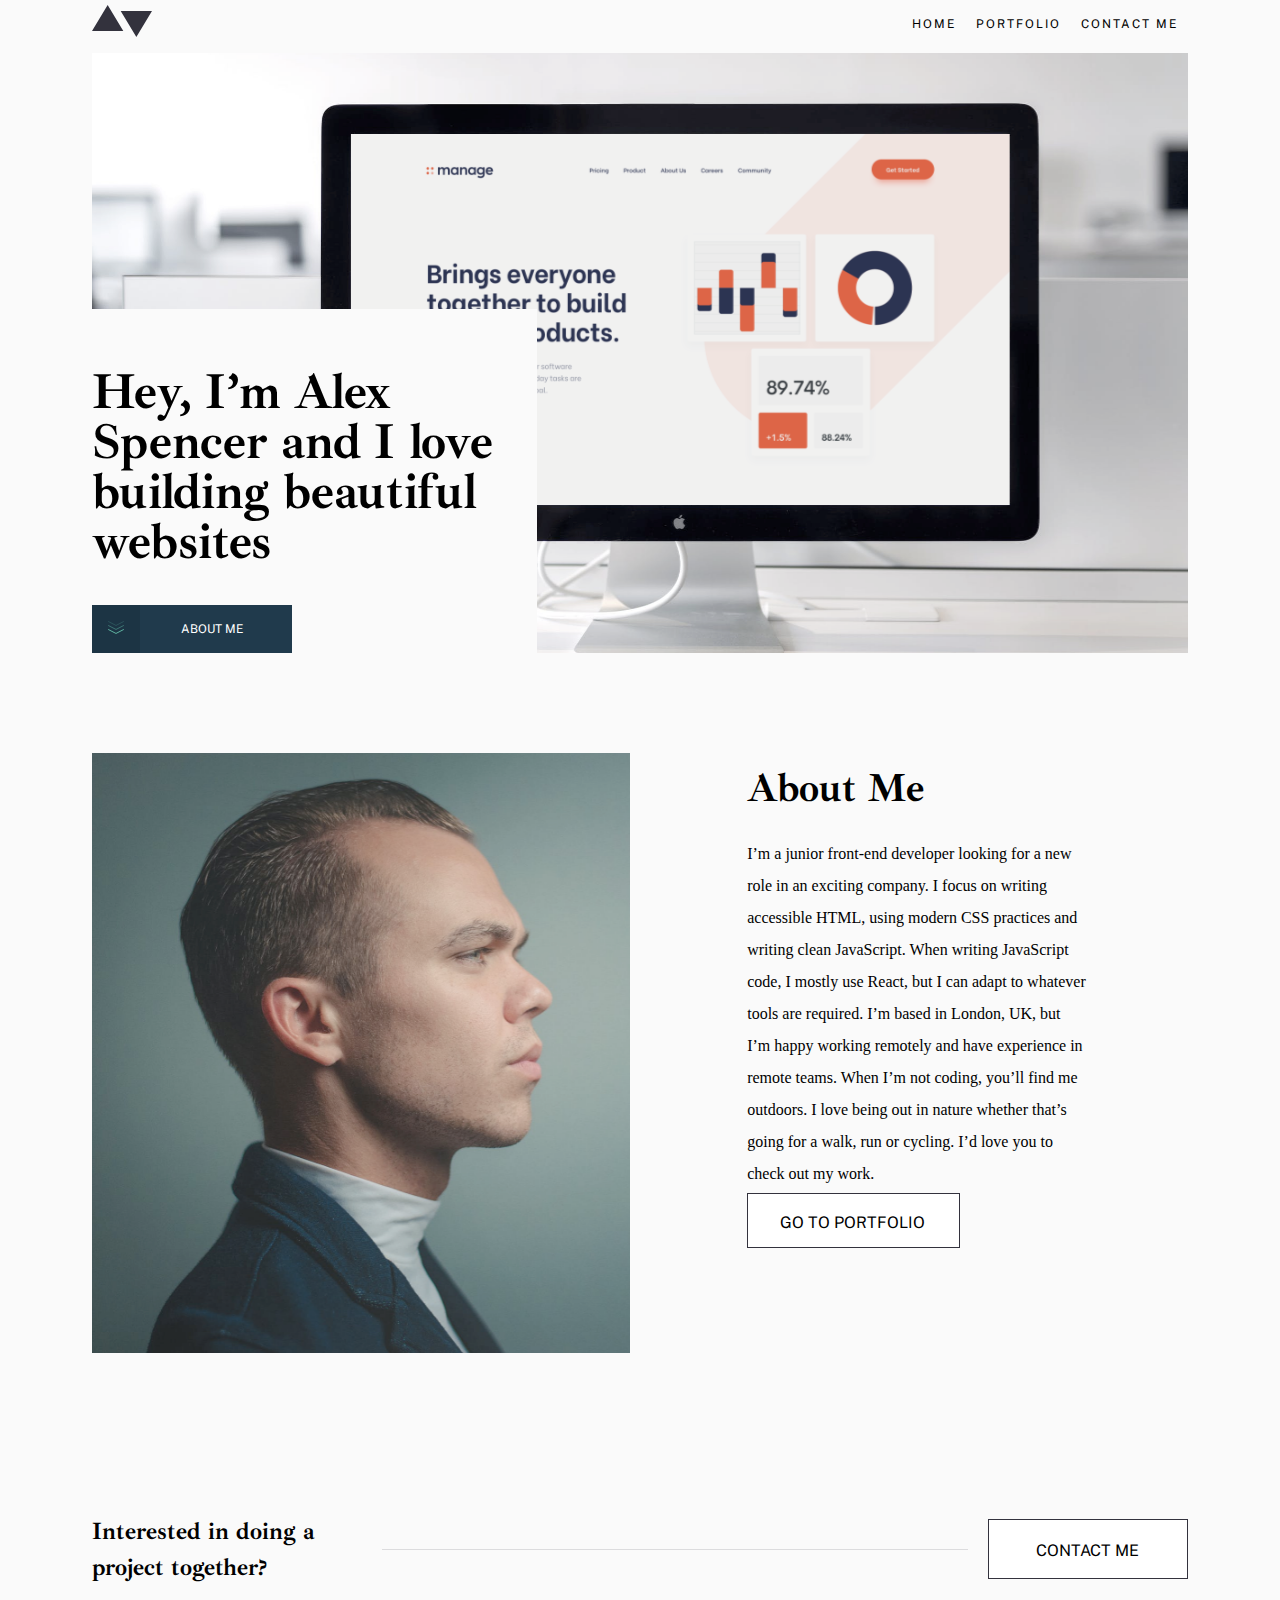
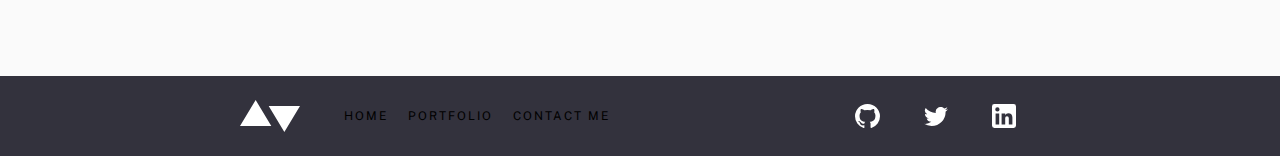
<file: index.html>
<!DOCTYPE html>
<html lang="en">
  <head>
    <meta charset="UTF-8" />
    <meta http-equiv="X-UA-Compatible" content="IE=edge" />
    <meta name="viewport" content="width=device-width, initial-scale=1.0" />
    <title>Home</title>
    <link rel="preconnect" href="https://fonts.gstatic.com" />
    <link
      href="https://fonts.googleapis.com/css2?family=Ibarra+Real+Nova&display=swap"
      rel="stylesheet"
    />
    <link
      href="https://fonts.googleapis.com/css2?family=Public+Sans&display=swap"
      rel="stylesheet"
    />
    <link rel="stylesheet" href="css/base.css" />
    <link rel="stylesheet" href="css/style.css" />
  </head>
  <body>
    <header class="container">
      <nav class="main-nav flex">
        <a class="ancre"></a>
        <ul class="nav-list flex">
          <li class="item-nav-list"><a href="index.html">home</a></li>
          <li class="item-nav-list">
            <a href="portfolio.html">portfolio</a>
          </li>
          <li class="item-nav-list">
            <a href="contact.html">contact me</a>
          </li>
        </ul>
      </nav>
    </header>

    <main class="container">
      <figure class="hero flex">
        <div class="hero-bg flex">
          <h1 class="h1-like">
            Hey, I’m Alex Spencer and I love building beautiful websites
          </h1>

          <a class="btn btn-primary flex"> about me</a>
        </div>
      </figure>

      <section class="second-section-home flex">
        <div class="image"></div>
        <div class="container">
          <h2 class="h2-like">About Me</h2>
          <p>
            I’m a junior front-end developer looking for a new role in an
            exciting company. I focus on writing accessible HTML, using modern
            CSS practices and writing clean JavaScript. When writing JavaScript
            code, I mostly use React, but I can adapt to whatever tools are
            required. I’m based in London, UK, but I’m happy working remotely
            and have experience in remote teams. When I’m not coding, you’ll
            find me outdoors. I love being out in nature whether that’s going
            for a walk, run or cycling. I’d love you to check out my work.
          </p>
          <a class="btn btn-secondary" href="portfolio.html">
            go to portfolio</a
          >
        </div>
      </section>

      <section class="contact-us flex">
        <h2>Interested in doing a project together?</h2>
        <div class="linear"></div>
        <a class="btn btn-secondary">contact me</a>
      </section>
    </main>

    <footer class="flex">
      <div class="container-footer container flex">
        <ul class="first-list-footer flex">
          <li class="first-list-item-footer">
            <img src="img/Combined Shape 2.svg" alt="doubles flèches" />
          </li>
          <li class="first-list-item-footer"><a href="index.html">home</a></li>
          <li class="first-list-item-footer">
            <a href="portfolio.html">portfolio</a>
          </li>
          <li class="first-list-item-footer">
            <a href="contact.html">contact me</a>
          </li>
        </ul>

        <ul class="second-list-footer flex">
          <li class="second-list-item-footer">
            <img src="img/Path.svg" alt="GitHub" />
          </li>
          <li class="second-list-item-footer">
            <img src="img/Path(1).svg" alt="Twitter" />
          </li>
          <li class="second-list-item-footer">
            <img src="img/Shape.svg" alt="LinkedIn" />
          </li>
        </ul>
      </div>
    </footer>
  </body>
</html>
</file>
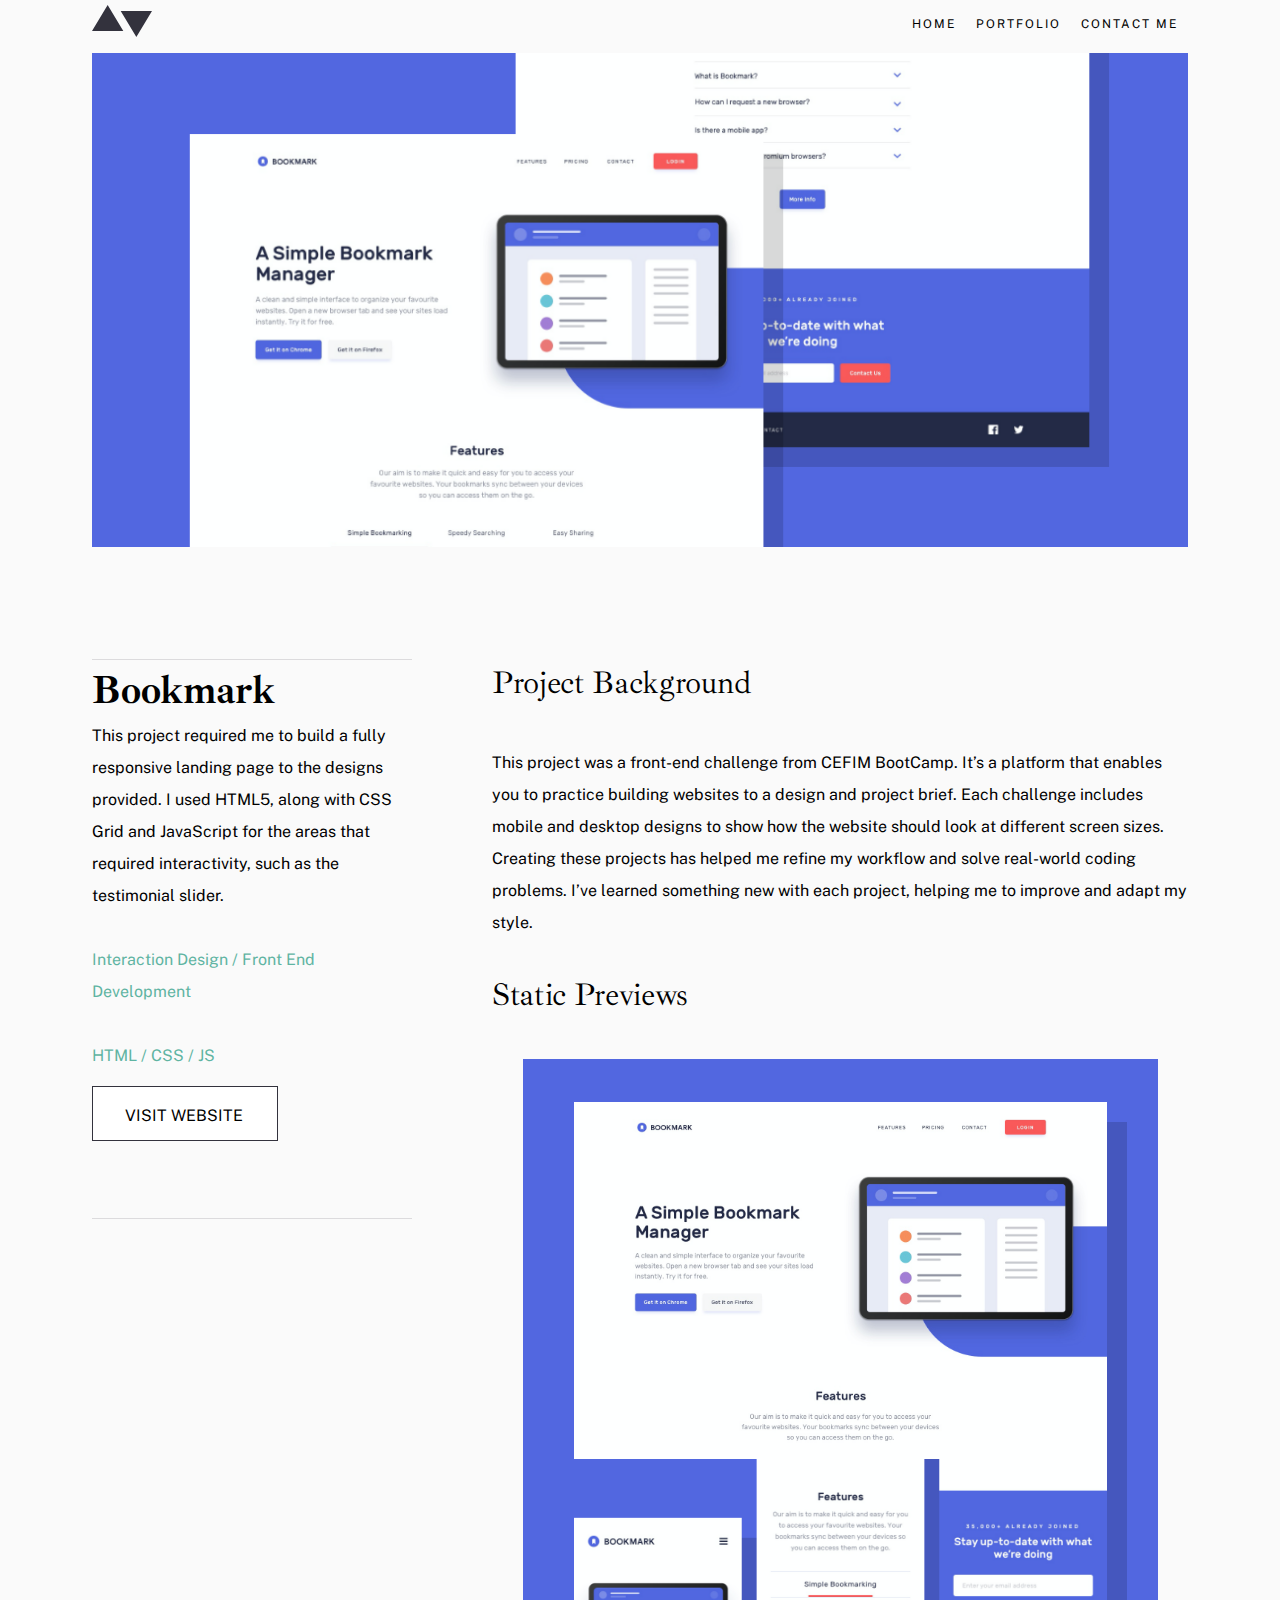
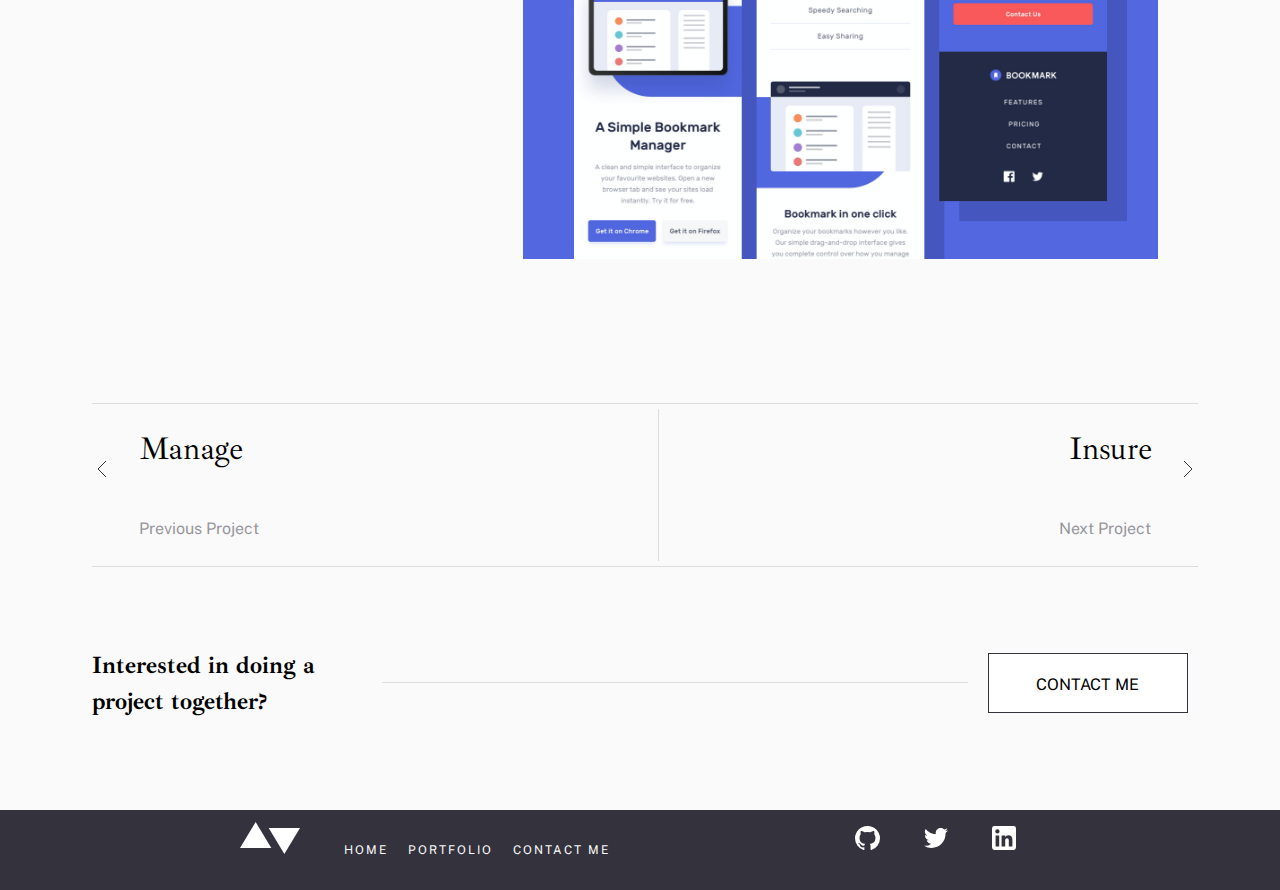
<file: bookmark.html>
<!DOCTYPE html>
<html lang="en">
  <head>
    <meta charset="UTF-8" />
    <meta http-equiv="X-UA-Compatible" content="IE=edge" />
    <meta name="viewport" content="width=device-width, initial-scale=1.0" />
    <title>Bookmark Project</title>
  </head>
  <link rel="stylesheet" href="/css/base.css" />
  <link rel="stylesheet" href="/css/style.css" />
  <link rel="stylesheet" href="/css/projects.css" />
  <link rel="preconnect" href="https://fonts.gstatic.com" />
  <link
    href="https://fonts.googleapis.com/css2?family=Ibarra+Real+Nova&display=swap"
    rel="stylesheet"
  />
  <link
    href="https://fonts.googleapis.com/css2?family=Public+Sans&display=swap"
    rel="stylesheet"
  />
  <body>
    <header class="container">
      <nav class="main-nav flex">
        <a class="ancre"></a>
        <ul class="nav-list flex">
          <li class="item-nav-list"><a href="index.html">home</a></li>
          <li class="item-nav-list"><a href="portfolio.html">portfolio</a></li>
          <li class="item-nav-list"><a href="contact.html">contact me</a></li>
        </ul>
      </nav>
    </header>
    <main class="container">
      <img src="/img/Porto1_bookmark.png" />
      <article class="flex">
        <div class="project-container-content">
          <h2 class="h2-like">Bookmark</h2>
          <p>
            This project required me to build a fully responsive landing page to
            the designs provided. I used HTML5, along with CSS Grid and
            JavaScript for the areas that required interactivity, such as the
            testimonial slider.
          </p>
          <p class="blue-text">Interaction Design / Front End Development</p>
          <p class="blue-text">HTML / CSS / JS</p>
          <a href="#" class="btn btn-secondary">visit website</a>
        </div>
        <div class="project-container-content">
          <h3 class="h3-like">Project Background</h3>
          <p>
            This project was a front-end challenge from CEFIM BootCamp. It’s a
            platform that enables you to practice building websites to a design
            and project brief. Each challenge includes mobile and desktop
            designs to show how the website should look at different screen
            sizes. Creating these projects has helped me refine my workflow and
            solve real-world coding problems. I’ve learned something new with
            each project, helping me to improve and adapt my style.
          </p>
          <h3 class="h3-like">Static Previews</h3>
          <img src="/img/Bitmap_bookmark.png" />
          <img src="/img/Bitmap_bookmark_copy.png" />
        </div>
      </article>

      <section class="project-link container flex">
        <a class="link-content flex" href="manage.html">
          <img src="/img/arrow-left.svg" alt="previous" />
          <div class="column">
            <h3 class="h3-like">Manage</h3>
            <p class="sous_texte">Previous Project</p>
          </div>
        </a>
        <span></span>
        <a class="link-content flex" href="insure.html">
          <div class="column flex">
            <h3 class="h3-like">Insure</h3>
            <p class="sous_texte">Next Project</p>
          </div>
          <img src="/img/arrow-right.svg" />
        </a>
      </section>

      <section class="contact-us flex">
        <h2>Interested in doing a project together?</h2>
        <div class="linear"></div>
        <a class="btn btn-secondary" href="contact.html">contact me</a>
      </section>
    </main>

    <footer class="flex">
      <div class="container-footer container flex">
        <ul class="first-list-footer flex">
          <li class="first-list-item-footer">
            <img src="/img/Combined Shape 2.svg" alt="doubles flèches" />
          </li>
          <li class="first-list-item-footer">home</li>
          <li class="first-list-item-footer">portfolio</li>
          <li class="first-list-item-footer">contact me</li>
        </ul>

        <ul class="second-list-footer flex">
          <li class="second-list-item-footer">
            <img src="/img/Path.svg" alt="GitHub" />
          </li>
          <li class="second-list-item-footer">
            <img src="/img/Path(1).svg" alt="Twitter" />
          </li>
          <li class="second-list-item-footer">
            <img src="/img/Shape.svg" alt="LinkedIn" />
          </li>
        </ul>
      </div>
    </footer>
  </body>
</html>
</file>
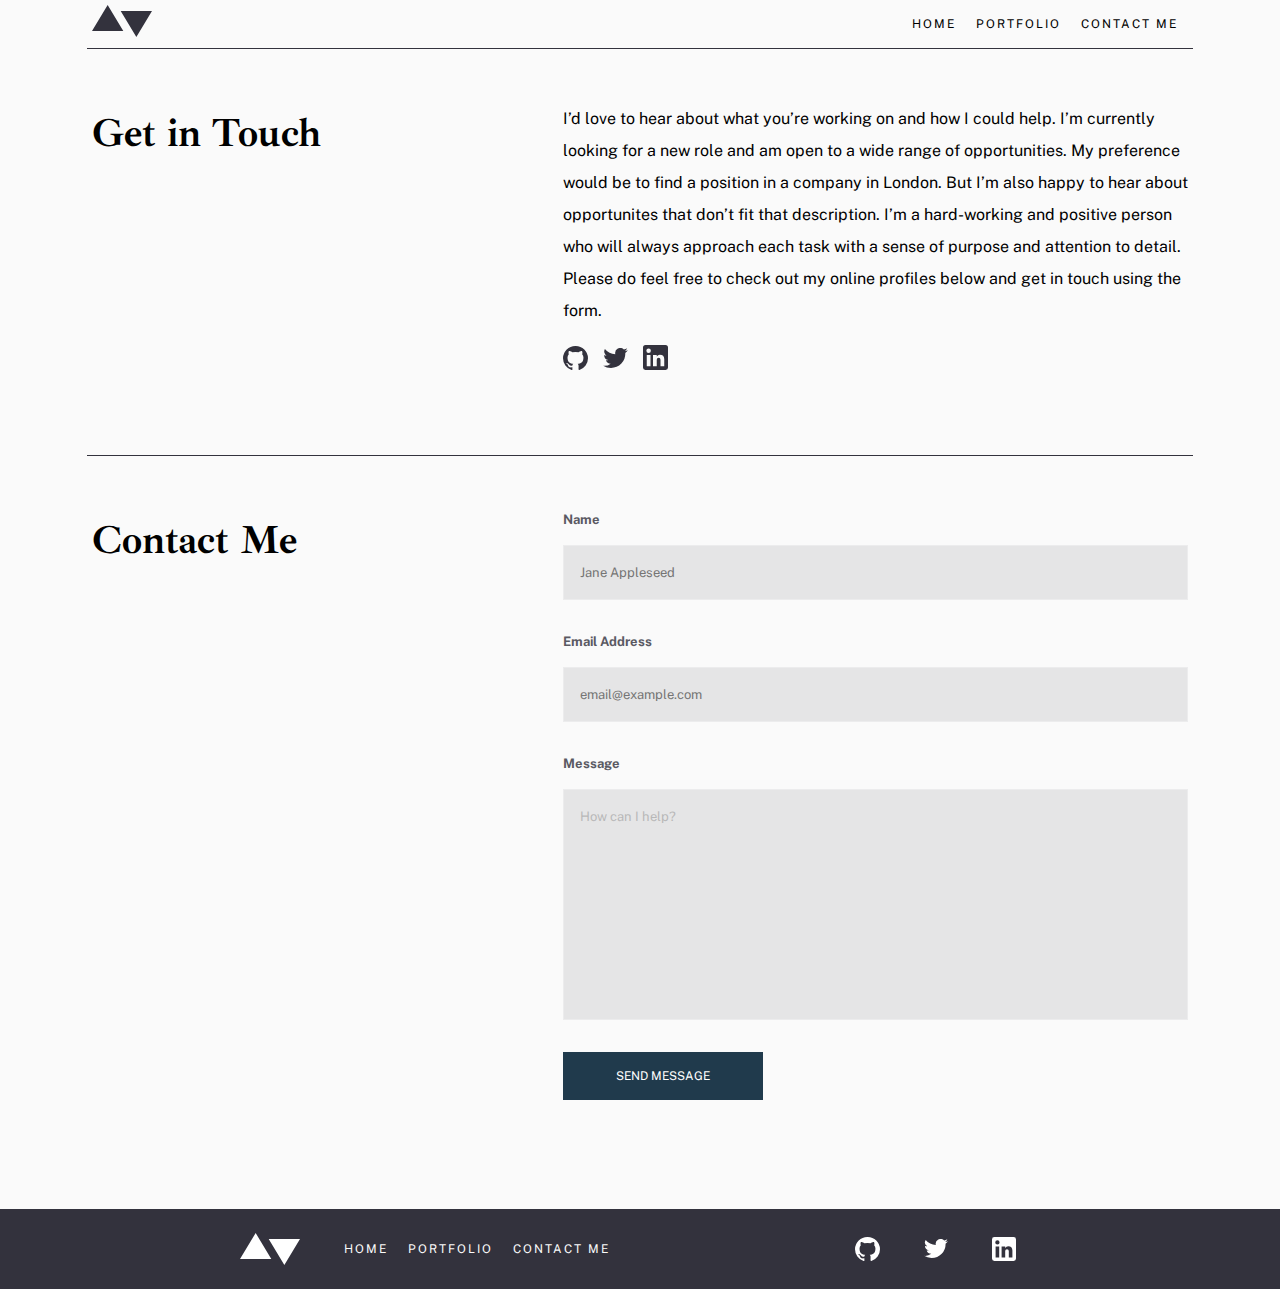
<file: contact.html>
<!DOCTYPE html>
<html lang="en">
  <head>
    <meta charset="UTF-8" />
    <meta http-equiv="X-UA-Compatible" content="IE=edge" />
    <meta name="viewport" content="width=device-width, initial-scale=1.0" />
    <link rel="stylesheet" href="/css/base.css" />
    <link rel="stylesheet" href="/css/style.css" />
    <link rel="stylesheet" href="/css/contact.css" />
    <title>Contact</title>
    <link
      rel="shortcut icon"
      type="image/x-icon"
      href="../img/logo-footer.svg"
    />
    <link rel="preconnect" href="https://fonts.gstatic.com" />
    <link
      href="https://fonts.googleapis.com/css2?family=Ibarra+Real+Nova:wght@400;700&family=Public+Sans&display=swap"
      rel="stylesheet"
    />
  </head>
  <body>
    <header class="container">
      <nav class="main-nav flex">
        <a class="ancre"></a>
        <ul class="nav-list flex">
          <li class="item-nav-list"><a href="index.html">home</a></li>
          <li class="item-nav-list"><a href="portfolio.html">portfolio</a></li>
          <li class="item-nav-list"><a href="contact.html">contact me</a></li>
        </ul>
      </nav>
    </header>
    <main class="contact-main">
      <section class="get container flex">
        <h2 class="h2-like">Get in Touch</h2>
        <div class="section-content flex">
          <p class="sous_texte">
            I’d love to hear about what you’re working on and how I could help.
            I’m currently looking for a new role and am open to a wide range of
            opportunities. My preference would be to find a position in a
            company in London. But I’m also happy to hear about opportunites
            that don’t fit that description. I’m a hard-working and positive
            person who will always approach each task with a sense of purpose
            and attention to detail. Please do feel free to check out my online
            profiles below and get in touch using the form.
          </p>
          <address class="social-menu">
            <ul class="social-list flex">
              <li class="social-item">
                <a href="https://github.com/" class="social-link"></a>
              </li>
              <li class="social-item">
                <a href="https://twitter.com/?lang=fr" class="social-link"></a>
              </li>
              <li class="social-item">
                <a href="https://www.linkedin.com/" class="social-link"></a>
              </li>
            </ul>
          </address>
        </div>
      </section>
      <section class="contact container flex">
        <h2 class="h2-like">Contact Me</h2>
        <form
          id="my-form"
          class="section-content"
          novalidate="false"
          method="POST"
        >
          <label for="user">Name</label>
          <input type="text" name="user" placeholder="Jane Appleseed" />
          <p class="status status-text"></p>
          <label for="Email">Email Address</label>
          <input type="email" name="Email" placeholder="email@example.com" />
          <p class="status status-mail"></p>
          <label for="contact">Message</label>
          <textarea
            name="contact"
            cols="30"
            rows="10"
            placeholder="How can I help?"
          ></textarea>
          <p class="status status-area"></p>
          <input
            type="submit"
            id="my-form-button"
            class="btn submit-btn"
            value="send message"
            formnovalidate="false"
          />
          <p id="valide" class="body1"></p>
        </form>
      </section>
    </main>
    <footer class="flex">
      <div class="container-footer container flex">
        <ul class="first-list-footer flex">
          <li class="first-list-item-footer">
            <img src="/img/Combined Shape 2.svg" alt="doubles flèches" />
          </li>
          <li class="first-list-item-footer">home</li>
          <li class="first-list-item-footer">portfolio</li>
          <li class="first-list-item-footer">contact me</li>
        </ul>

        <ul class="second-list-footer flex">
          <li class="second-list-item-footer">
            <img src="/img/Path.svg" alt="GitHub" />
          </li>
          <li class="second-list-item-footer">
            <img src="/img/Path(1).svg" alt="Twitter" />
          </li>
          <li class="second-list-item-footer">
            <img src="/img/Shape.svg" alt="LinkedIn" />
          </li>
        </ul>
      </div>
    </footer>
  </body>
  <script src="../js/nav.js"></script>
  <script src="../js/form.js"></script>
</html>
</file>
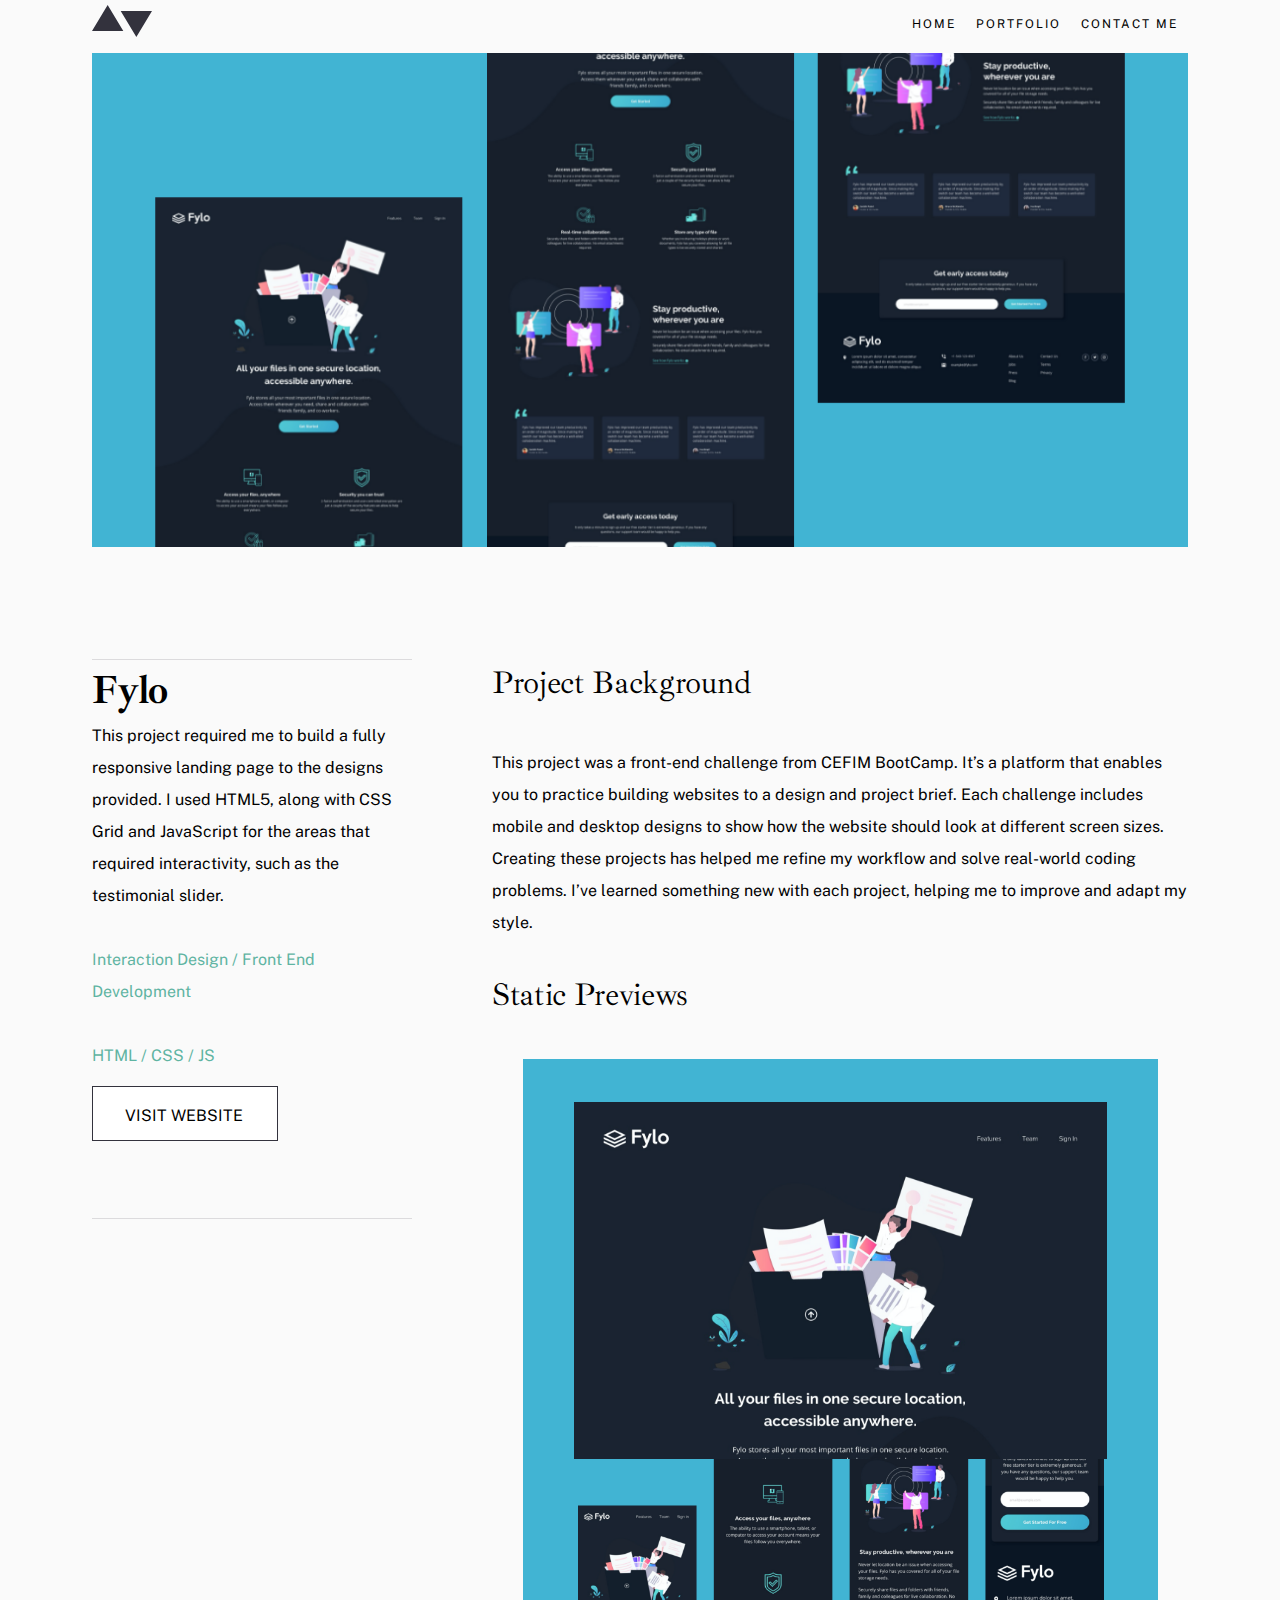
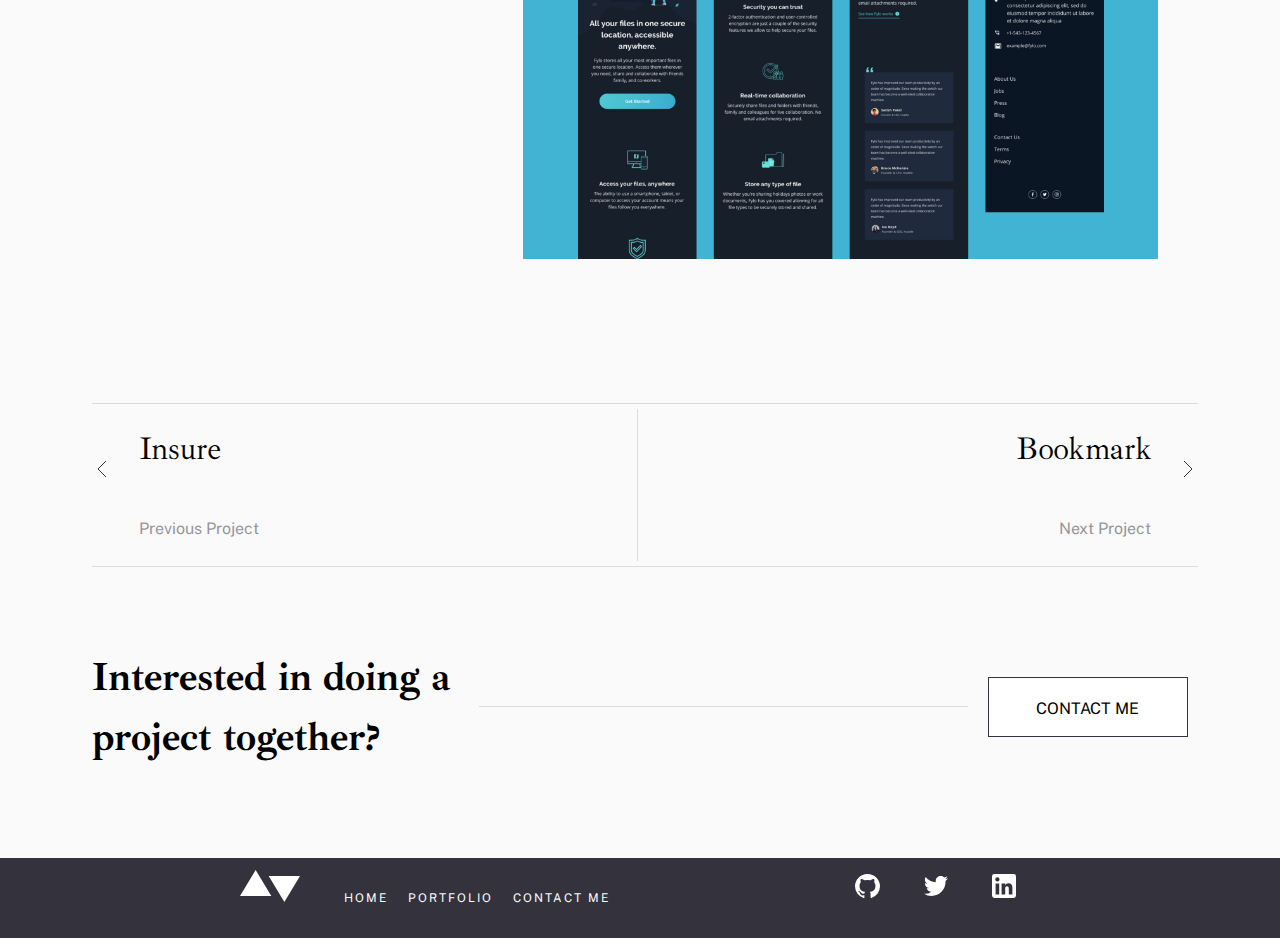
<file: fylo.html>
<!DOCTYPE html>
<html lang="en">
  <head>
    <meta charset="UTF-8" />
    <meta http-equiv="X-UA-Compatible" content="IE=edge" />
    <meta name="viewport" content="width=device-width, initial-scale=1.0" />
    <title>Fylo Project</title>
  </head>
  <link rel="stylesheet" href="/css/base.css" />
  <link rel="stylesheet" href="/css/style.css" />
  <link rel="stylesheet" href="/css/projects.css" />
  <link rel="preconnect" href="https://fonts.gstatic.com" />
  <link
    href="https://fonts.googleapis.com/css2?family=Ibarra+Real+Nova&display=swap"
    rel="stylesheet"
  />
  <link
    href="https://fonts.googleapis.com/css2?family=Public+Sans&display=swap"
    rel="stylesheet"
  />
  <body>
    <header class="container">
      <nav class="main-nav flex">
        <a class="ancre"></a>
        <ul class="nav-list flex">
          <li class="item-nav-list"><a href="index.html">home</a></li>
          <li class="item-nav-list"><a href="portfolio.html">portfolio</a></li>
          <li class="item-nav-list"><a href="contact.html">contact me</a></li>
        </ul>
      </nav>
    </header>
    <main class="container">
      <img src="/img/fylo_top.png" />
      <article class="flex">
        <div class="project-container-content">
          <h2 class="h2-like">Fylo</h2>
          <p>
            This project required me to build a fully responsive landing page to
            the designs provided. I used HTML5, along with CSS Grid and
            JavaScript for the areas that required interactivity, such as the
            testimonial slider.
          </p>
          <p class="blue-text">Interaction Design / Front End Development</p>
          <p class="blue-text">HTML / CSS / JS</p>
          <a href="#" class="btn btn-secondary">visit website</a>
        </div>
        <div class="project-container-content">
          <h3 class="h3-like">Project Background</h3>
          <p>
            This project was a front-end challenge from CEFIM BootCamp. It’s a
            platform that enables you to practice building websites to a design
            and project brief. Each challenge includes mobile and desktop
            designs to show how the website should look at different screen
            sizes. Creating these projects has helped me refine my workflow and
            solve real-world coding problems. I’ve learned something new with
            each project, helping me to improve and adapt my style.
          </p>
          <h3 class="h3-like">Static Previews</h3>
          <img src="/img/fylo_mid.png" />
          <img src="/img/fylo_bot.png" />
        </div>
      </article>

      <section class="project-link container flex">
        <a class="link-content flex" href="insure.html">
          <img src="/img/arrow-left.svg" alt="previous" />
          <div class="column">
            <h3 class="h3-like">Insure</h3>
            <p class="sous_texte">Previous Project</p>
          </div>
        </a>
        <span></span>
        <a class="link-content flex" href="bookmark.html">
          <div class="column flex">
            <h3 class="h3-like">Bookmark</h3>
            <p class="sous_texte">Next Project</p>
          </div>
          <img src="/img/arrow-right.svg" />
        </a>
      </section>

      <section class="contact-us flex">
        <h2 class="h2-like">Interested in doing a project together?</h2>
        <div class="linear"></div>
        <a class="btn btn-secondary" href="contact.html">contact me</a>
      </section>
    </main>

    <footer class="flex">
      <div class="container-footer container flex">
        <ul class="first-list-footer flex">
          <li class="first-list-item-footer">
            <img src="/img/Combined Shape 2.svg" alt="doubles flèches" />
          </li>
          <li class="first-list-item-footer">home</li>
          <li class="first-list-item-footer">portfolio</li>
          <li class="first-list-item-footer">contact me</li>
        </ul>

        <ul class="second-list-footer flex">
          <li class="second-list-item-footer">
            <img src="/img/Path.svg" alt="GitHub" />
          </li>
          <li class="second-list-item-footer">
            <img src="/img/Path(1).svg" alt="Twitter" />
          </li>
          <li class="second-list-item-footer">
            <img src="/img/Shape.svg" alt="LinkedIn" />
          </li>
        </ul>
      </div>
    </footer>
  </body>
</html>
</file>
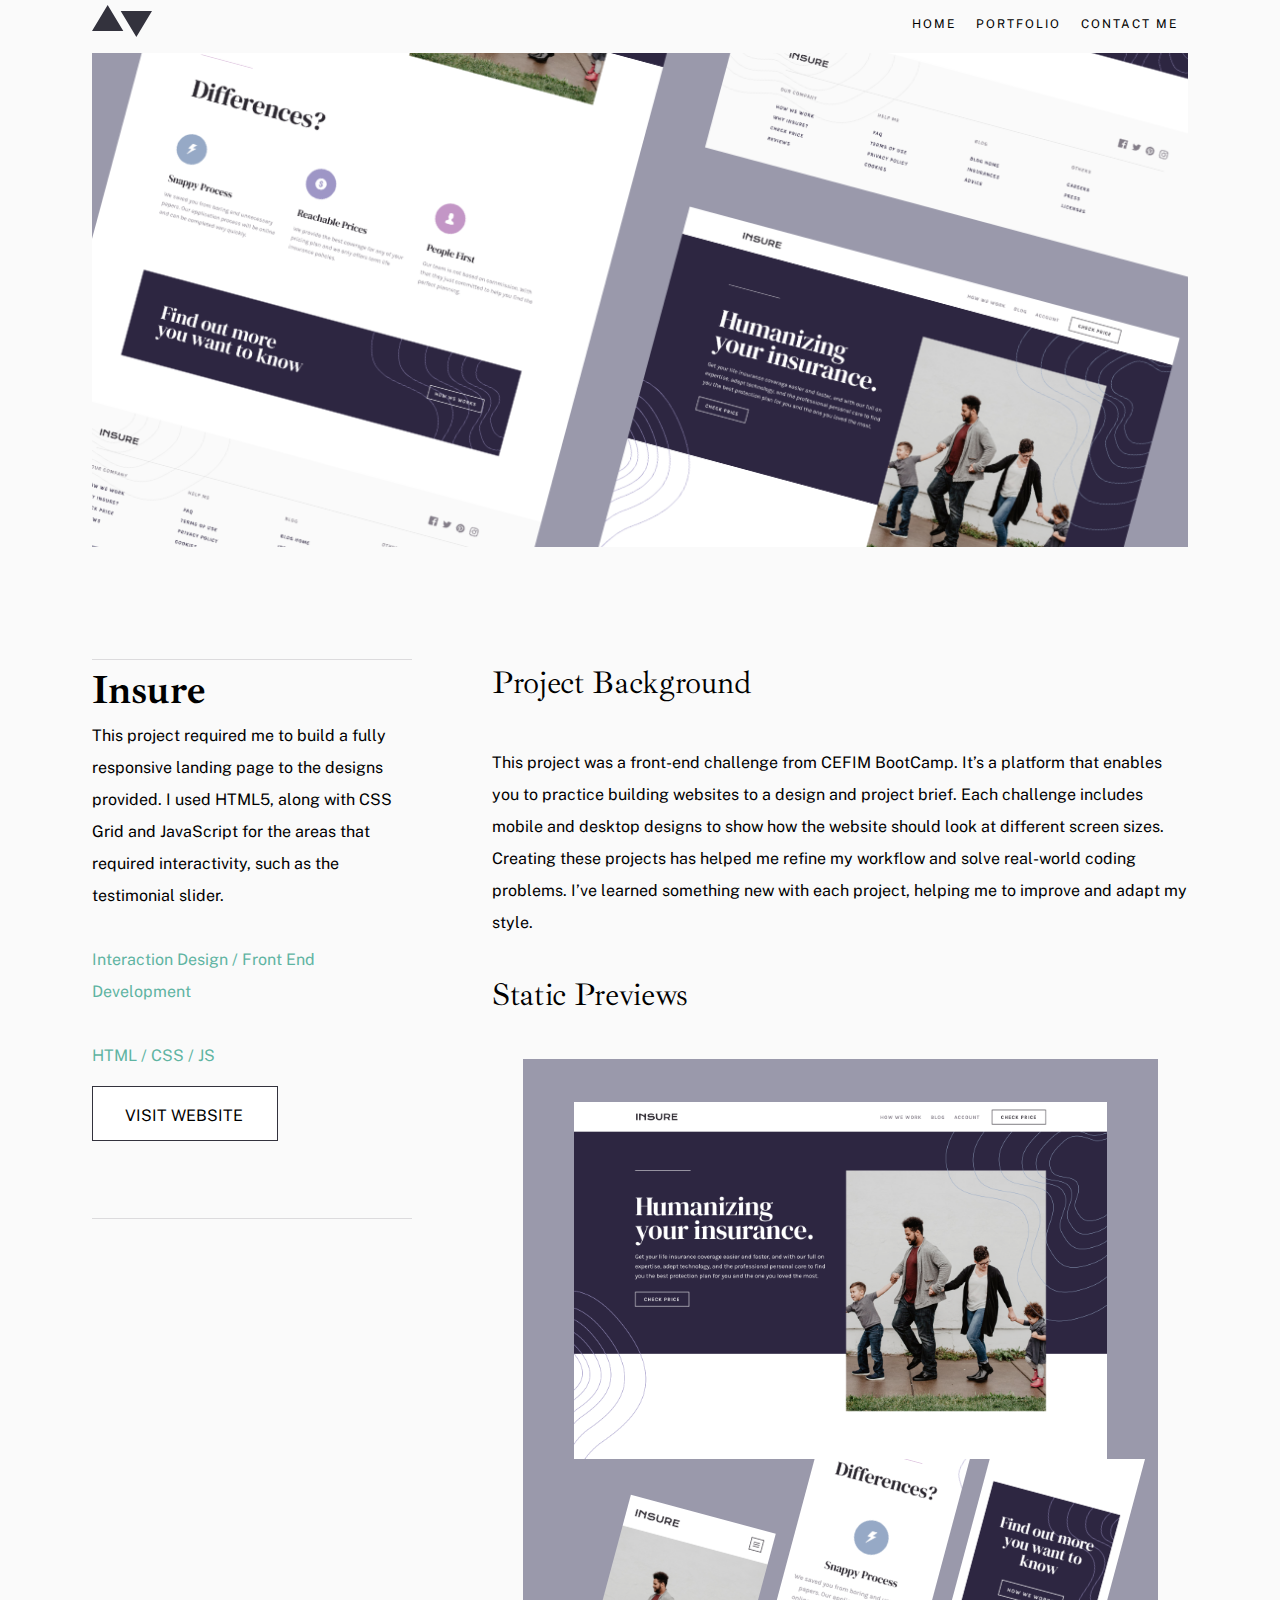
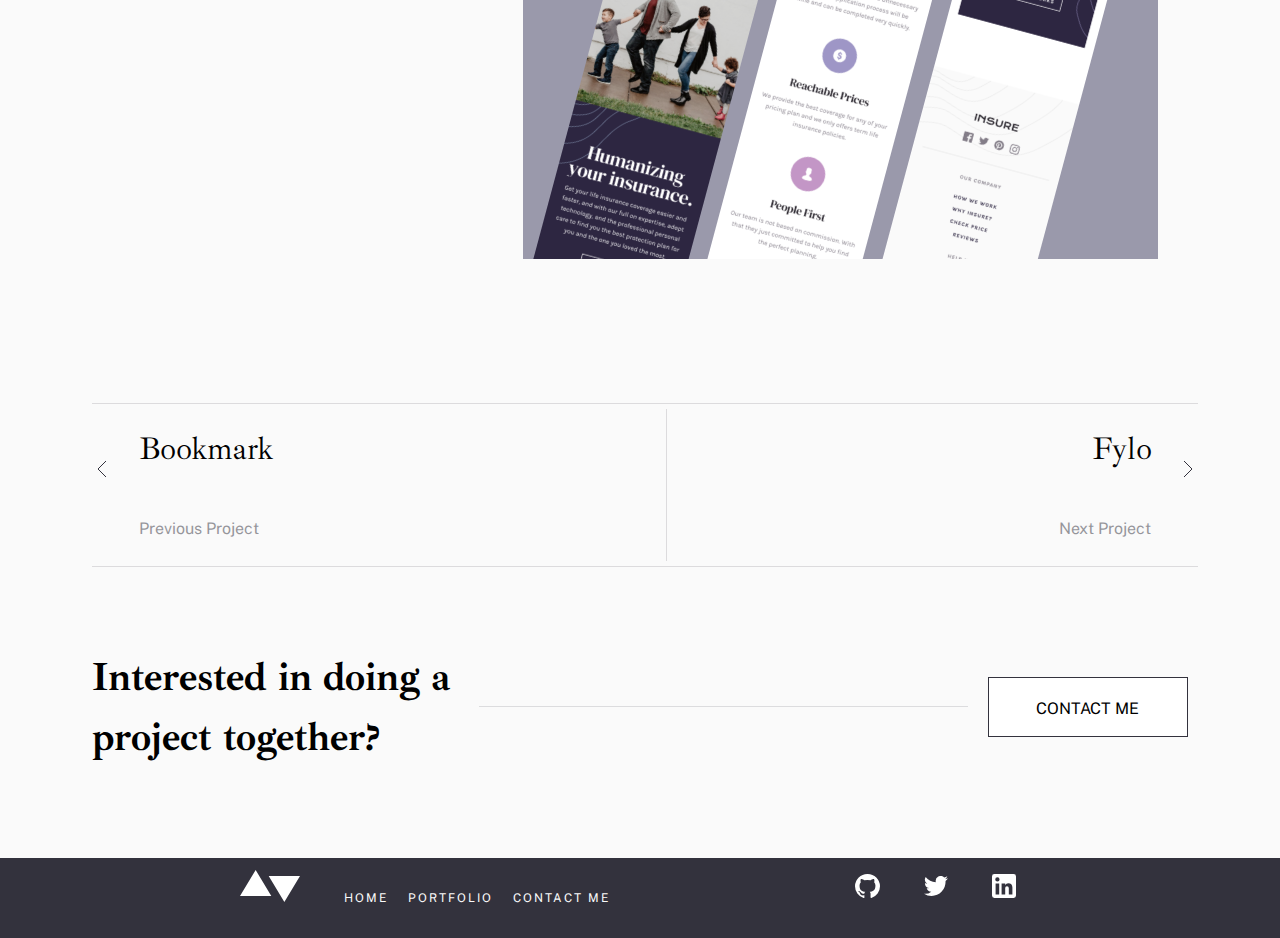
<file: insure.html>
<!DOCTYPE html>
<html lang="en">
  <head>
    <meta charset="UTF-8" />
    <meta http-equiv="X-UA-Compatible" content="IE=edge" />
    <meta name="viewport" content="width=device-width, initial-scale=1.0" />
    <title>Insure Project</title>
  </head>
  <link rel="stylesheet" href="/css/base.css" />
  <link rel="stylesheet" href="/css/style.css" />
  <link rel="stylesheet" href="/css/projects.css" />
  <link rel="preconnect" href="https://fonts.gstatic.com" />
  <link
    href="https://fonts.googleapis.com/css2?family=Ibarra+Real+Nova&display=swap"
    rel="stylesheet"
  />
  <link
    href="https://fonts.googleapis.com/css2?family=Public+Sans&display=swap"
    rel="stylesheet"
  />
  <body>
    <header class="container">
      <nav class="main-nav flex">
        <a class="ancre"></a>
        <ul class="nav-list flex">
          <li class="item-nav-list"><a href="index.html">home</a></li>
          <li class="item-nav-list"><a href="portfolio.html">portfolio</a></li>
          <li class="item-nav-list"><a href="contact.html">contact me</a></li>
        </ul>
      </nav>
    </header>
    <main class="container">
      <img src="/img/insure_top.png" />
      <article class="flex">
        <div class="project-container-content">
          <h2 class="h2-like">Insure</h2>
          <p>
            This project required me to build a fully responsive landing page to
            the designs provided. I used HTML5, along with CSS Grid and
            JavaScript for the areas that required interactivity, such as the
            testimonial slider.
          </p>
          <p class="blue-text">Interaction Design / Front End Development</p>
          <p class="blue-text">HTML / CSS / JS</p>
          <a href="#" class="btn btn-secondary">visit website</a>
        </div>
        <div class="project-container-content">
          <h3 class="h3-like">Project Background</h3>
          <p>
            This project was a front-end challenge from CEFIM BootCamp. It’s a
            platform that enables you to practice building websites to a design
            and project brief. Each challenge includes mobile and desktop
            designs to show how the website should look at different screen
            sizes. Creating these projects has helped me refine my workflow and
            solve real-world coding problems. I’ve learned something new with
            each project, helping me to improve and adapt my style.
          </p>
          <h3 class="h3-like">Static Previews</h3>
          <img src="/img/insure_mid.png" />
          <img src="/img/insure_bot.png" />
        </div>
      </article>

      <section class="project-link container flex">
        <a class="link-content flex" href="bookmark.html">
          <img src="/img/arrow-left.svg" alt="previous" />
          <div class="column">
            <h3 class="h3-like">Bookmark</h3>
            <p class="sous_texte">Previous Project</p>
          </div>
        </a>
        <span></span>
        <a class="link-content flex" href="fylo.html">
          <div class="column flex">
            <h3 class="h3-like">Fylo</h3>
            <p class="sous_texte">Next Project</p>
          </div>
          <img src="/img/arrow-right.svg" />
        </a>
      </section>

      <section class="contact-us flex">
        <h2 class="h2-like">Interested in doing a project together?</h2>
        <div class="linear"></div>
        <a class="btn btn-secondary" href="contact.html">contact me</a>
      </section>
    </main>

    <footer class="flex">
      <div class="container-footer container flex">
        <ul class="first-list-footer flex">
          <li class="first-list-item-footer">
            <img src="/img/Combined Shape 2.svg" alt="doubles flèches" />
          </li>
          <li class="first-list-item-footer">home</li>
          <li class="first-list-item-footer">portfolio</li>
          <li class="first-list-item-footer">contact me</li>
        </ul>

        <ul class="second-list-footer flex">
          <li class="second-list-item-footer">
            <img src="/img/Path.svg" alt="GitHub" />
          </li>
          <li class="second-list-item-footer">
            <img src="/img/Path(1).svg" alt="Twitter" />
          </li>
          <li class="second-list-item-footer">
            <img src="/img/Shape.svg" alt="LinkedIn" />
          </li>
        </ul>
      </div>
    </footer>
  </body>
</html>
</file>
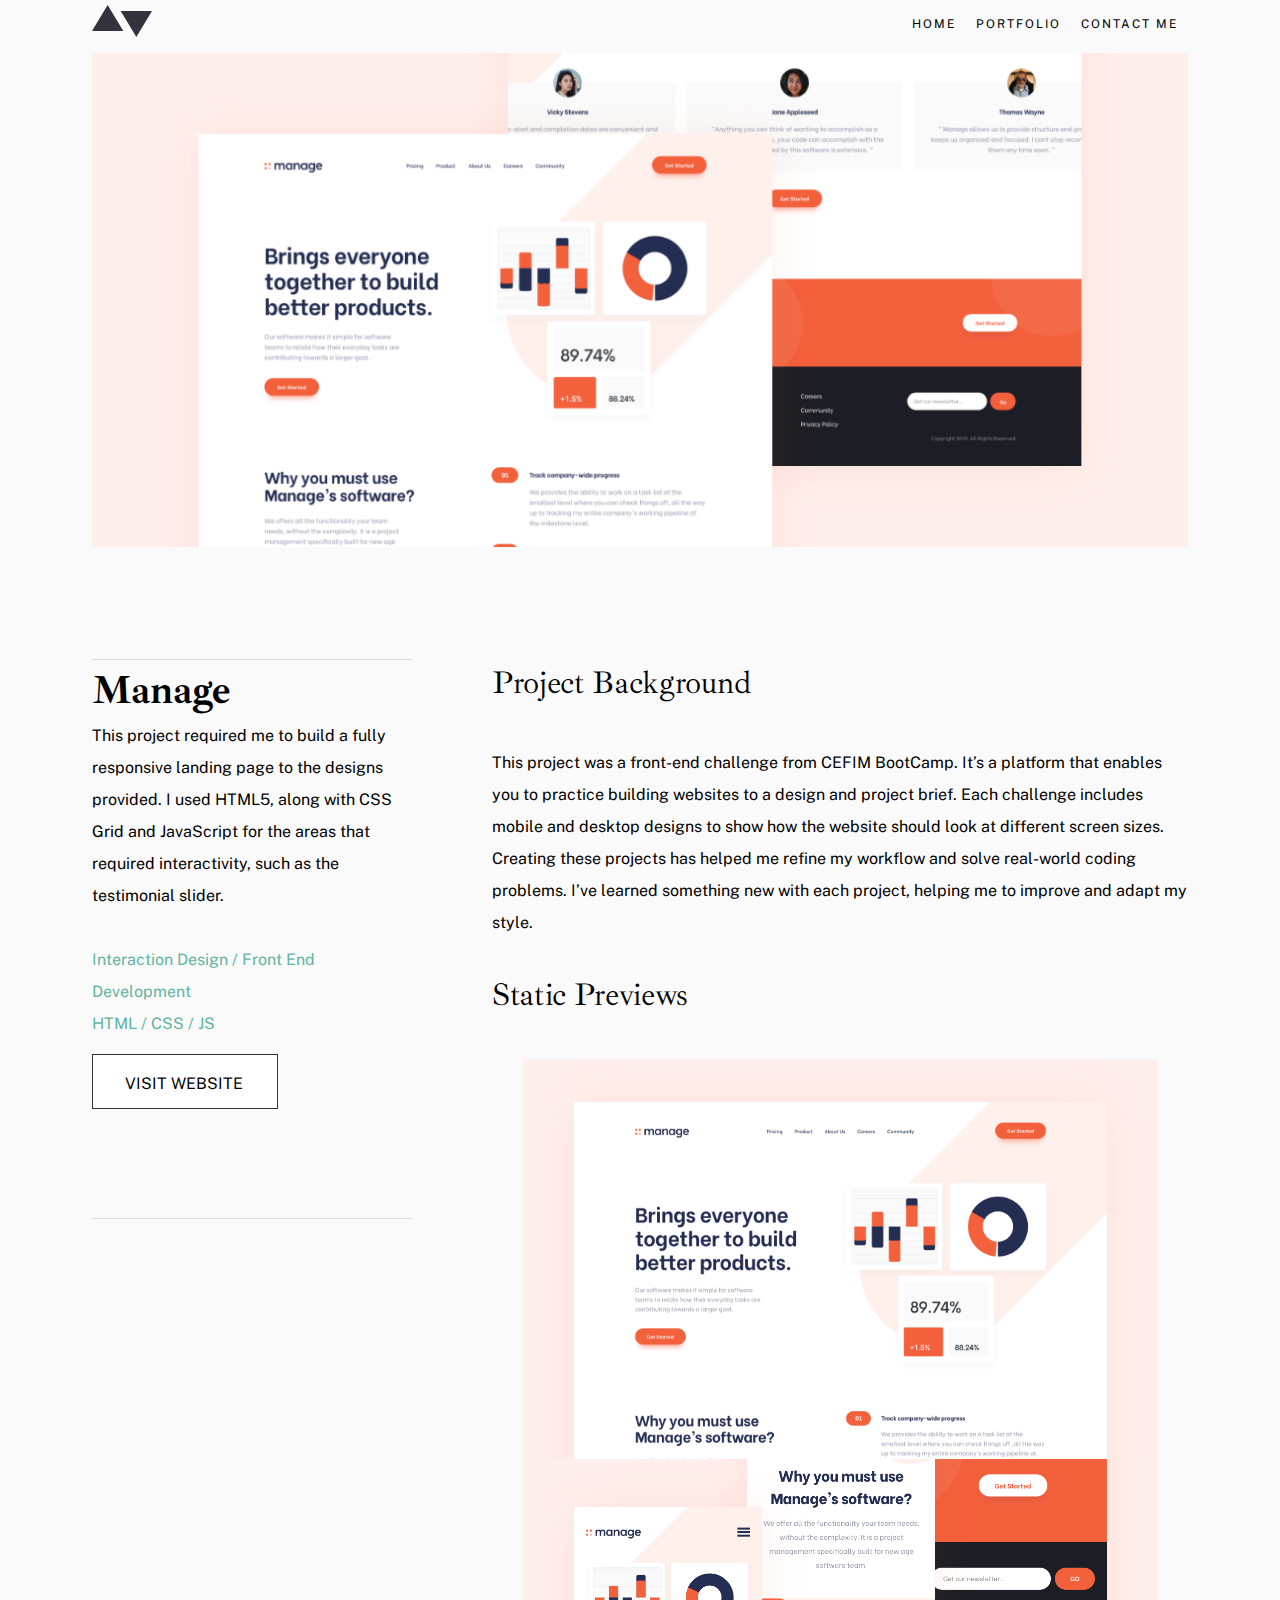
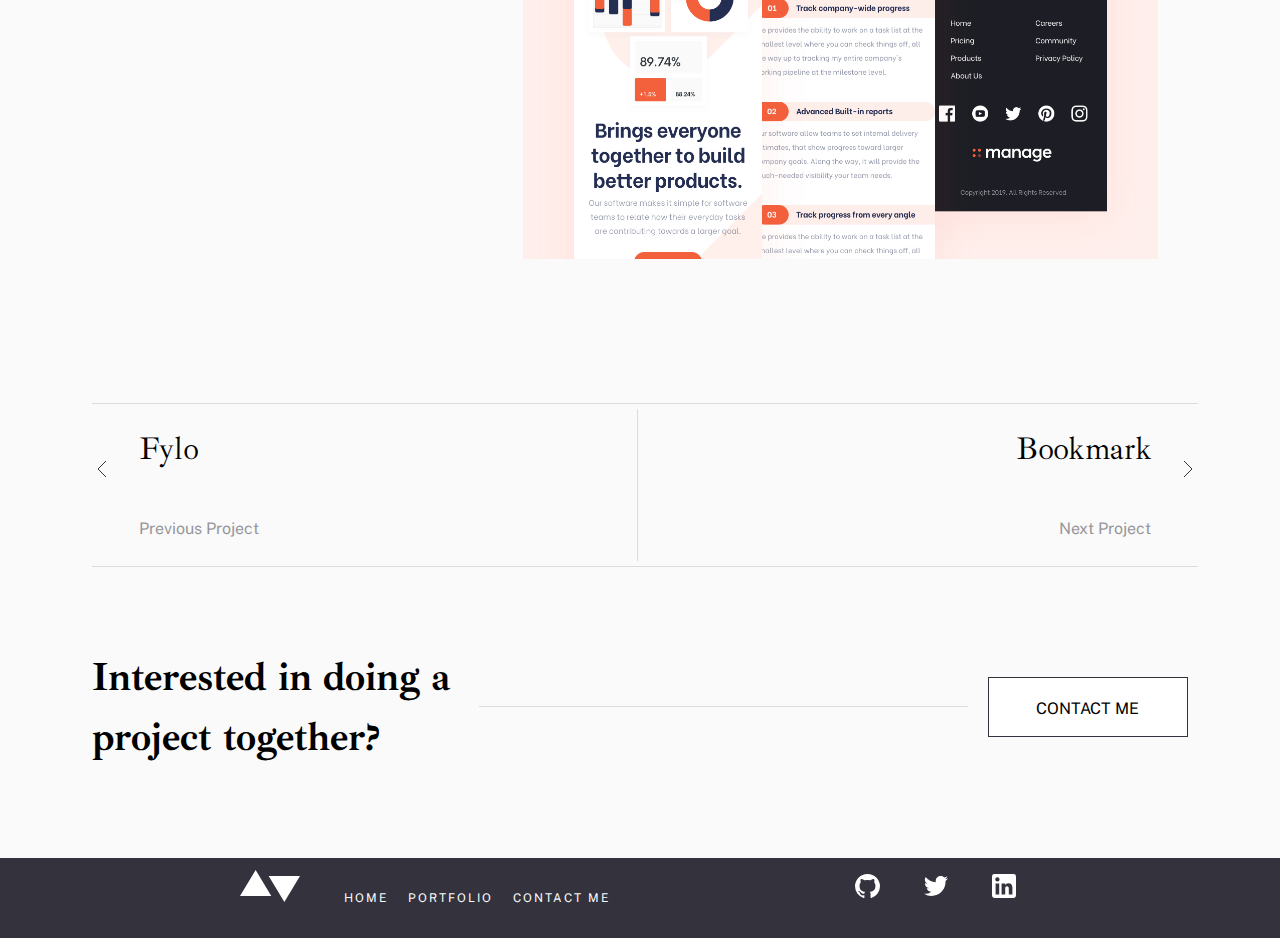
<file: manage.html>
<!DOCTYPE html>
<html lang="en">
  <head>
    <meta charset="UTF-8" />
    <meta http-equiv="X-UA-Compatible" content="IE=edge" />
    <meta name="viewport" content="width=device-width, initial-scale=1.0" />
    <title>Manage Project</title>
  </head>
  <link rel="stylesheet" href="/css/base.css" />
  <link rel="stylesheet" href="/css/style.css" />
  <link rel="stylesheet" href="/css/projects.css" />
  <link rel="preconnect" href="https://fonts.gstatic.com" />
  <link
    href="https://fonts.googleapis.com/css2?family=Ibarra+Real+Nova&display=swap"
    rel="stylesheet"
  />
  <link
    href="https://fonts.googleapis.com/css2?family=Public+Sans&display=swap"
    rel="stylesheet"
  />
  <body>
    <header class="container">
      <nav class="main-nav flex">
        <a class="ancre"></a>
        <ul class="nav-list flex">
          <li class="item-nav-list"><a href="index.html">home</a></li>
          <li class="item-nav-list"><a href="portfolio.html">portfolio</a></li>
          <li class="item-nav-list"><a href="contact.html">contact me</a></li>
        </ul>
      </nav>
    </header>
    <main class="container">
      <img src="/img/Porto 1.png" />
      <article class="flex">
        <div class="project-container-content">
          <h2 class="h2-like">Manage</h2>
          <p>
            This project required me to build a fully responsive landing page to
            the designs provided. I used HTML5, along with CSS Grid and
            JavaScript for the areas that required interactivity, such as the
            testimonial slider.
          </p>
          <p>
            <span class="blue-text"
              >Interaction Design / Front End Development</span
            ><br />
            <span class="blue-text">HTML / CSS / JS</span>
          </p>
          <a href="#" class="btn btn-secondary">visit website</a>
        </div>

        <div class="project-container-content">
          <h3 class="h3-like">Project Background</h3>
          <p>
            This project was a front-end challenge from CEFIM BootCamp. It’s a
            platform that enables you to practice building websites to a design
            and project brief. Each challenge includes mobile and desktop
            designs to show how the website should look at different screen
            sizes. Creating these projects has helped me refine my workflow and
            solve real-world coding problems. I’ve learned something new with
            each project, helping me to improve and adapt my style.
          </p>
          <h3 class="h3-like">Static Previews</h3>
          <img src="/img/Manage_bitmap.png" />
          <img src="/img/Bitmap_copy.png" />
        </div>
      </article>

      <section class="project-link container flex">
        <a class="link-content flex" href="fylo.html">
          <img src="/img/arrow-left.svg" alt="previous" />
          <div class="column">
            <h3 class="h3-like">Fylo</h3>
            <p class="sous_texte">Previous Project</p>
          </div>
        </a>
        <span></span>
        <a class="link-content flex" href="bookmark.html">
          <div class="column flex">
            <h3 class="h3-like">Bookmark</h3>
            <p class="sous_texte">Next Project</p>
          </div>
          <img src="/img/arrow-right.svg" />
        </a>
      </section>

      <section class="contact-us flex">
        <h2 class="h2-like">Interested in doing a project together?</h2>
        <div class="linear"></div>
        <a class="btn btn-secondary">contact me</a>
      </section>
    </main>

    <footer class="flex">
      <div class="container-footer container flex">
        <ul class="first-list-footer flex">
          <li class="first-list-item-footer">
            <img src="/img/Combined Shape 2.svg" alt="doubles flèches" />
          </li>
          <li class="first-list-item-footer">home</li>
          <li class="first-list-item-footer">portfolio</li>
          <li class="first-list-item-footer">contact me</li>
        </ul>

        <ul class="second-list-footer flex">
          <li class="second-list-item-footer">
            <img src="/img/Path.svg" alt="GitHub" />
          </li>
          <li class="second-list-item-footer">
            <img src="/img/Path(1).svg" alt="Twitter" />
          </li>
          <li class="second-list-item-footer">
            <img src="/img/Shape.svg" alt="LinkedIn" />
          </li>
        </ul>
      </div>
    </footer>
  </body>
</html>
</file>
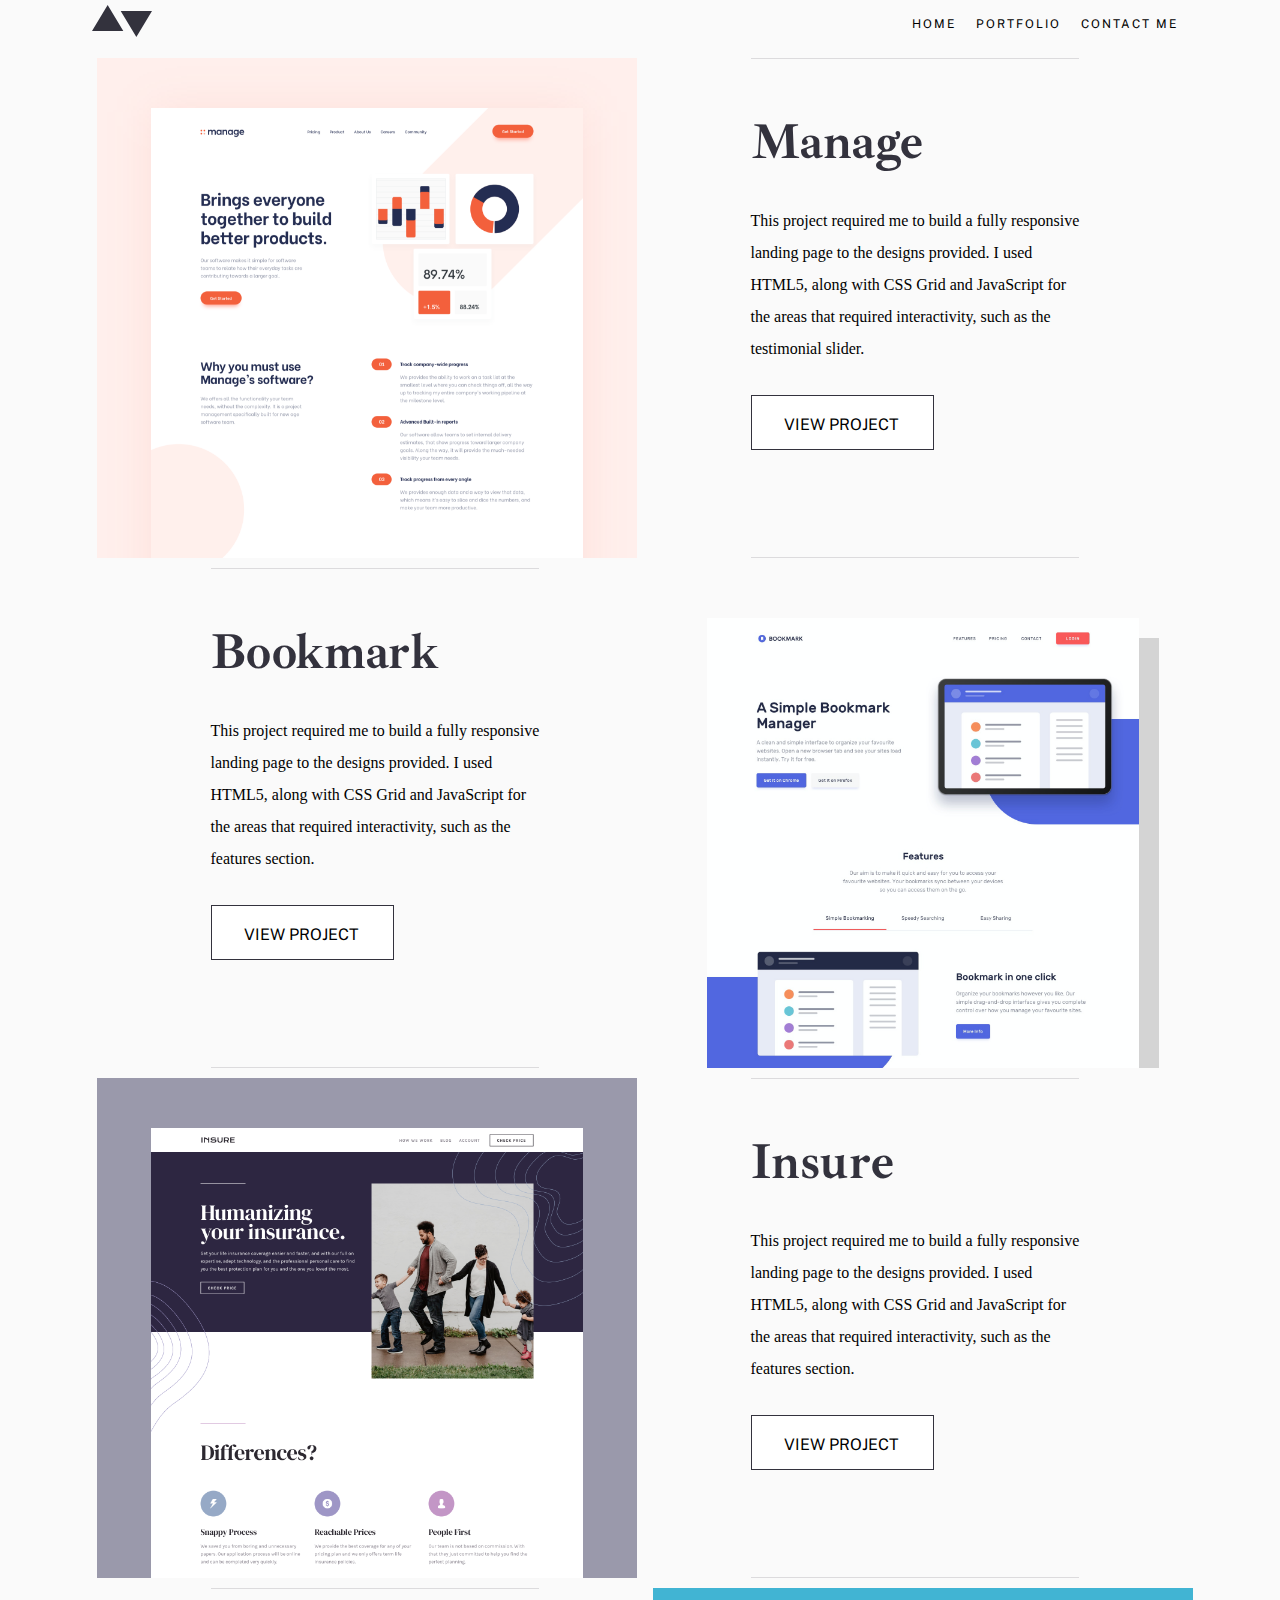
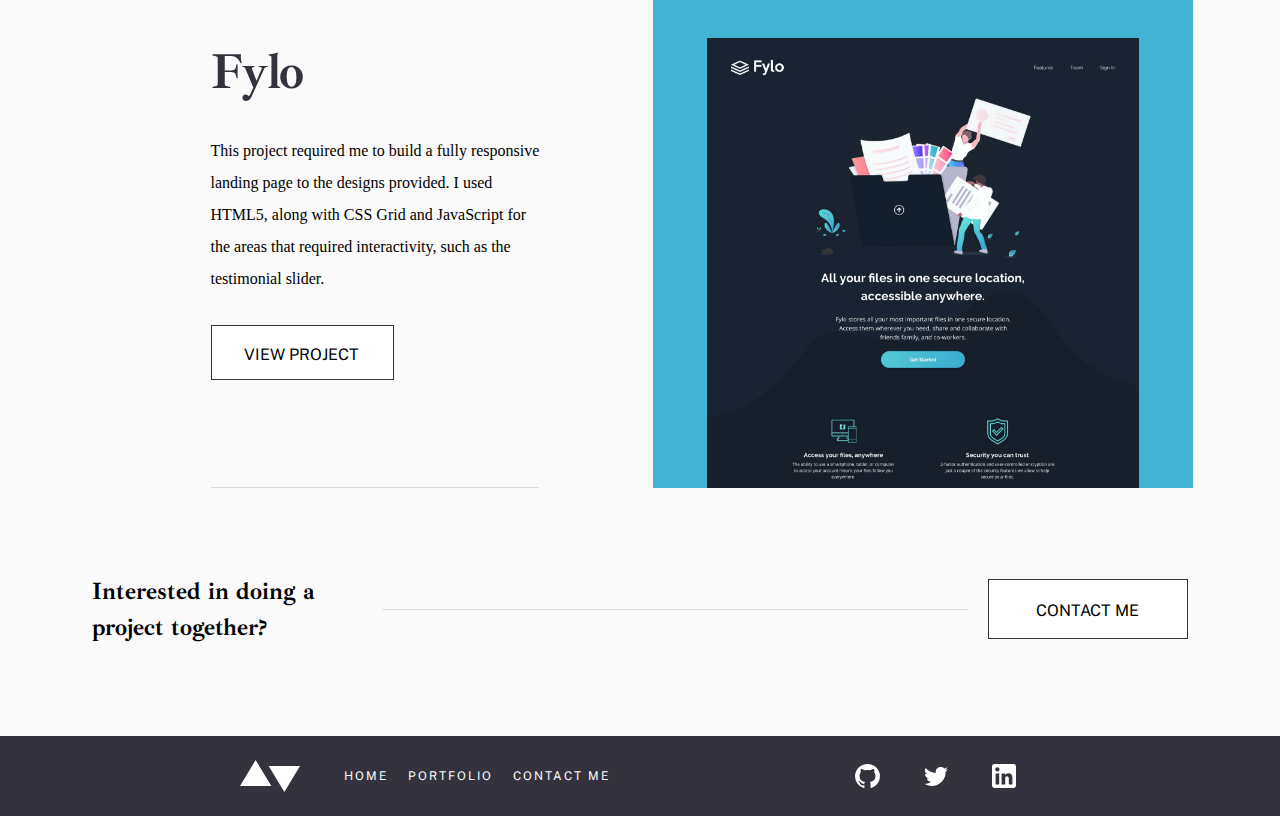
<file: portfolio.html>
<!DOCTYPE html>
<html lang="en">
  <head>
    <meta charset="UTF-8" />
    <meta http-equiv="X-UA-Compatible" content="IE=edge" />
    <meta name="viewport" content="width=device-width, initial-scale=1.0" />
    <title>Portfolio</title>
    <link rel="stylesheet" href="/css/base.css" />
    <link rel="stylesheet" href="/css/style.css" />
    <link rel="stylesheet" href="/css/portfolio.css" >
    <link rel="preconnect" href="https://fonts.gstatic.com" />
    <link
      href="https://fonts.googleapis.com/css2?family=Ibarra+Real+Nova&display=swap"
      rel="stylesheet"
    />
    <link
      href="https://fonts.googleapis.com/css2?family=Public+Sans&display=swap"
      rel="stylesheet"
    />

  </head>
  <header class="container">
      <nav class="main-nav flex">
        <a class="ancre"></a>
        <ul class="nav-list flex">
          <li class="item-nav-list"><a href="index.html">home</a></li>
          <li class="item-nav-list"><a href="portfolio.html">portfolio</a></li>
          <li class="item-nav-list"><a href="contact.html">contact me</a></li>
        </ul>
      </nav>
    </header>
    <main class="container">
        <section class="portfolio-style container flex">
            <img src="/img/Bitmap_portfolio.png">
            <div class="portfolio-container-content">
                <h2 class="h1-like">Manage</h2>
                <p>This project required me to build a fully responsive landing page to the designs provided. I used HTML5, along with CSS Grid and JavaScript for the areas that required interactivity, such as the testimonial slider.</p>
                <a class="btn btn-secondary" href="manage.html">view project</a>
            </div>
        </section>
        <section class="portfolio-style container flex">
            <div class="portfolio-container-content">
                <h2 class="h1-like">Bookmark</h2>
                <p>This project required me to build a fully responsive landing page to the designs provided. I used HTML5, along with CSS Grid and JavaScript for the areas that required interactivity, such as the features section.</p>
                <a class="btn btn-secondary" href="bookmark.html">view project</a>
            </div>
            <img src="/img/portfolio_bookmark.png">
        </section>
        <section class="portfolio-style container flex">
            <img src="/img/Humanizing.png">
            <div class="portfolio-container-content">
                <h2 class="h1-like">Insure</h2>
                <p>This project required me to build a fully responsive landing page to the designs provided. I used HTML5, along with CSS Grid and JavaScript for the areas that required interactivity, such as the features section.</p>
                <a class="btn btn-secondary" href="insure.html">view project</a>
            </div>
        </section>
          <section class="portfolio-style container flex">
              <div class="portfolio-container-content">
                  <h2 class="h1-like">Fylo</h2>
                  <p>This project required me to build a fully responsive landing page to the designs provided. I used HTML5, along with CSS Grid and JavaScript for the areas that required interactivity, such as the testimonial slider.</p>
                  <a class="btn btn-secondary" href="fylo.html">view project</a>
                </div>
                <img src="/img/Fylo.png">
        </section>

        <section class="contact-us flex">
        <h2>Interested in doing a project together?</h2>
        <div class="linear"></div>
        <a class="btn btn-secondary" href="fylo.html">contact me</a>
      </section>
    </main>

    <footer class="flex">
      <div class="container-footer container flex">
        <ul class="first-list-footer flex">
          <li class="first-list-item-footer">
            <img src="/img/Combined Shape 2.svg" alt="doubles flèches" />
          </li>
          <li class="first-list-item-footer">home</li>
          <li class="first-list-item-footer">portfolio</li>
          <li class="first-list-item-footer">contact me</li>
        </ul>

        <ul class="second-list-footer flex">
          <li class="second-list-item-footer">
            <img src="/img/Path.svg" alt="GitHub" />
          </li>
          <li class="second-list-item-footer">
            <img src="/img/Path(1).svg" alt="Twitter" />
          </li>
          <li class="second-list-item-footer">
            <img src="/img/Shape.svg" alt="LinkedIn" />
          </li>
        </ul>
      </div>
    </footer>
  <body>
</html>
</file>
<file: css/base.css>
html {
    font-size: .625em; /* fallback IE8+ */
    font-size: calc(1em * .625); /* IE9-IE11 math fixing. See http://bit.ly/1g4X0bX */
    scroll-behavior: smooth;
}

/* Box sizing rules */
*,
*::before,
*::after {
  box-sizing: border-box;
}

/* Remove focus for mouse users */
:focus:not(:focus-visible) {
  outline: none;
}

/* Set core body defaults */
body {
  min-height: 100vh;
  font-size: 1.6rem;
  text-rendering: optimizeSpeed;
  line-height: 1.5;
  color: #000;
}

/* Set text selection */

::-moz-selection {
  color: #000;
  background-color: #fd0;
}

::selection {
  color: #000;
  background-color: #fd0;
}

/* Remove default margin */
body,
h1,
h2,
h3,
h4,
p,
ul[class],
ol[class],
li,
figure,
figcaption,
blockquote,
dl,
dd {
  margin: 0;
}

/* Remove default padding */
ul[class],
ol[class] {
  padding: 0;
}

/* Remove list styles on ul, ol elements with a class attribute */
ul[class],
ol[class] {
  list-style: none;
}

/* A elements that don't have a class get default styles */
a:not([class]) {
  text-decoration-skip-ink: auto;
}

/* Make medias easier to work with */
img,
video,
audio {
  max-width: 100%;
  display: block;
  height: auto;
}

/* Natural flow and rhythm in articles by default 
    Pose des problèmes - intéressant mais difficile à utiliser */
/* article > * + * {
  margin-top: 1em;
} */

/* Inherit fonts for inputs and buttons */
input,
button,
textarea,
select {
  font: inherit;
}

/* Set cursor pointer */
label[for],
button,
input[type="submit"],
select {
  cursor: pointer;
}

/* Remove font style on address */
address {
  font-style: normal;
}

/* Remove all animations and transitions for people that prefer not to see them */
@media (prefers-reduced-motion: reduce) {
  * {
    animation-duration: 0.01ms !important;
    animation-iteration-count: 1 !important;
    transition-duration: 0.01ms !important;
    scroll-behavior: auto !important;
  }
}

/* Text meant only for screen readers. */
.screen-reader-text {
  clip: rect(1px, 1px, 1px, 1px);
  height: 1px;
  overflow: hidden;
  width: 1px;
  position: absolute;
  white-space: nowrap;
}

/* Image replacement technique 2012 H5BP  - https://css-tricks.com/the-image-replacement-museum/ */

.ir {
  font: 0/0 a;
  color: transparent;
  border: 0;
  text-shadow: none;
}

/* Phone links active only under 36em (576px) */
a[href^="tel"] {
  white-space: nowrap;
  pointer-events: none;
  text-decoration: none;
  color: inherit;
}

@media (max-width: 36em) {
  a[href^="tel"] {
    pointer-events: auto;
    text-decoration: underline;
  }
}

/* Print external URLs */
@media print {
  a {
    text-decoration: underline;
  }

  a[href]:not([href^='#'])::after {
    content: '('attr(href)')';
  }
}
</file>
<file: css/style.css>
/* VARIABLES */

:root {
  --vert: rgb(95, 180, 162);
  --blue: rgb(32, 58, 76);
  --bluedark: rgb(51, 50, 61);
  --greylight: rgb(250, 250, 250);
  --grey: rgb(234, 234, 235);
  --red: rgb(244, 48, 48);
}

/*STYLES*/
.h1-like {
  font-family: "Ibarra Real Nova", serif;
  font-size: 3.125em;
  font-weight: 700;
  letter-spacing: -0.45px;
  line-height: 50px;
  margin-top: 58px;
  margin-bottom: 38px;
}

.h2-like {
  font-family: "Ibarra Real Nova", serif;
  font-size: 2.5em;
  font-weight: 700;
}

.h3-like {
  font-family: "Ibarra Real Nova", serif;
  font-size: 2em;
  font-weight: 400;
}

body {
  background-color: var(--greylight);
  font-family: -webkit-pictograph;
}

a {
  text-decoration: none;
  color: initial;
}

/* BUTTONS */

.btn {
  min-height: 48px;
  min-width: 200px;
  text-transform: uppercase;
  padding: 19px 34px 15px 32px;
  font-family: "Public Sans";
  text-align: center;
}

.btn-primary {
  font-family: "Public Sans", sans-serif;
  display: inline-flex;
  justify-content: center;
  align-items: center;
  width: 200px;
  height: 48px;
  font-size: 0.75em;
  padding: 16px 0px 16px 40px;
  color: white;
  text-align: center;
  background-color: var(--blue);
  position: relative;
  text-decoration: none;
  text-transform: uppercase;
}

.btn-primary:hover {
  transition: 0.3s ease-in-out;
  background-color: var(--vert);
}

.btn-primary:disabled {
  background-color: #d7d7d7;
  transition: 0.3s ease-in-out;
}

.btn-secondary {
  background-color: white;
  border: 1px solid var(--bluedark);
  color: black;
}

.btn-secondary:hover {
  background-color: var(--bluedark);
  color: white;
}
/* GENERAL CLASSES */

.h1-like {
  font-family: "Ibarra Real Nova", serif;
  font-size: 3.125em;
  font-weight: 700;
  letter-spacing: -0.36px;
  line-height: 50px;
  margin-top: 58px;
  margin-bottom: 38px;
}
.container {
  width: 69.15em;
  margin: 0 auto;
  padding: 5px;
}

.flex {
  display: flex;
}

section {
  margin-bottom: 10em;
}

p {
  line-height: 2em;
}
/* HEADER */

header {
  padding: 2em 0px;
  width: 100%;
}
.main-nav {
  justify-content: space-between;
}

.main-nav .ancre {
  background-image: url(/img/Combined-shape.svg);
  background-size: cover;
  height: 32px;
  width: 60.08px;
}

.main-nav .nav-list .item-nav-list {
  font-family: "Public Sans";
  text-transform: uppercase;
  padding: 10px;
  font-size: 12px;
  letter-spacing: 2px;
}

.main-nav .nav-list .item-nav-list a:hover {
  color: var(--vert);
}

/* HOME */

.hero {
  background-image: url(/img/Bitmap.png);
  background-size: cover;
  height: 600px;
  position: relative;
  margin-bottom: 100px;
}

.hero-bg {
  width: 27.8125em;
  background-color: #fafafa;
  position: absolute;
  bottom: 0;
  flex-direction: column;
}

.hero-bg a {
  width: 45%;
}

.hero .btn-primary::before {
  content: url(/img/down_arrows.svg);
  background-color: rgba(0, 0, 0, 0.1);
  position: absolute;
  left: 0;
  display: block;
  width: 48px;
  height: 48px;
  padding: 16px;
}
.image {
  background-image: url(/img/visage.png);
  background-size: cover;
  width: 50%;
}
/* SECOND SECTION HOME */

.second-section-home .container {
  height: 600px;
  max-width: 21.875em;
  margin-right: 6em;
  margin-left: 7em;
}

.second-section-home div p {
  padding-bottom: 2.125rem;
  padding-top: 2rem;
}

/* THIRD SECTION HOME */

.contact-us {
  align-items: center;
  margin-bottom: 8.625rem;
  margin-top: 5em;
}

.contact-us h2 {
  font-family: "Ibarra Real Nova";
}
.linear {
  height: 1px;
  width: 80%;
  background: #dcdcde;
  margin: 0 2rem;
}

/* FOOTER */

footer {
  background-color: var(--bluedark);
  height: 80px;
  padding: 2em 0;
  color: #fafafa;
}
.container-footer {
  justify-content: space-between;
  font-family: "Public Sans";
  text-transform: uppercase;
  font-size: 12px;
  align-items: center;
}

.container-footer .first-list-item-footer {
  padding: 10px;
  letter-spacing: 2px;
  margin: auto;
}

.container-footer img {
  margin-right: 2em;
}

.container-footer .second-list-item-footer {
  padding: 10px;
  margin: auto;
}
/* RESPONSIVE TABLETTE */

@media screen and (min-width: 650px) and (max-width: 1024px) {
  header {
    margin-top: 10em;
  }

  body {
    line-height: 1em;
  }
  .hero {
    background-size: cover;
    background-repeat: no-repeat;
    position: relative;
    margin-bottom: 5em;
  }

  .hero-bg {
    position: absolute;
  }
  .container {
    max-width: 100%;
    padding: 1rem;
  }
  .main-nav {
    height: 120px;
    align-items: center;
    padding: 5px;
  }

  .image {
    background-image: url(/img/Alex_tablette.png);
    background-size: contain;
    background-repeat: no-repeat;
    display: block;
    width: 50%;
    min-width: 281px;
  }

  .second-section-home h2 {
    display: inline-block;
    font-size: 2.5rem;
  }

  .second-section-home .container {
    margin: auto 0;
  }
  .second-section-home p {
    font-size: 1em;
    padding: 5px;
  }
  .contact-us h2 {
    min-width: 21.875rem;
    padding: 1rem;
    font-size: 2.5rem;
  }

  .btn {
    font-size: 12px;
  }

  .first-list-item-footer {
    letter-spacing: 1px;
  }
}

/* RESPONSIVE PHONE */
@media screen and (max-width: 650px) {
  .container {
    width: 90%;
    padding-left: 1rem;
    padding-right: 1rem;
    margin: auto;
  }
  .hero {
    position: relative;
    background-size: contain;
    background-repeat: no-repeat;
  }
  .hero-bg {
    top: 50%;
    margin: 0;
    width: auto;
    background-color: #fafafa;
    padding: 0;
  }
  .image {
    background-image: url(/img/visage.png);
    background-size: contain;
    background-repeat: no-repeat;
    width: 312px;
    min-width: 281px;
    margin: auto 0;
    justify-self: center;
  }
  .second-section-home {
    flex-direction: column;
    align-items: center;
  }
  .second-section-home .container {
    padding-top: 2rem;
    padding-bottom: 2rem;
    margin-left: 0;
    margin-top: 2rem;
    max-width: 100%;
    margin-right: 0;
    max-height: none;
  }
  .container-footer {
    flex-direction: column;
    padding: 0;
    margin-top: 0;
  }
  .first-list-footer {
    flex-direction: column;
  }
  .first-list-item-footer:nth-child(1) {
    margin-left: 25px;
  }
  .linear {
    display: none;
  }
  .contact-us {
    flex-direction: column;
  }

  .contact-us h2 {
    padding-bottom: 2rem;
    text-align: center;
    font-size: 2.5rem;
  }
  footer {
    height: 22em;
    width: 100%;
  }
} ;
</file>
<file: css/projects.css>
.project-container-content {
  margin: 5em auto;
}

.project-container-content:first-child {
  border-top: 1px solid rgba(51, 50, 61, 0.15);
  border-bottom: 1px solid rgba(51, 50, 61, 0.15);
  height: 35em;
  margin-right: 5em;
}

.project-container-content p {
  margin-bottom: 2em;
  font-family: "Public Sans";
}

.project-container {
  margin-top: 5em;
}

h3 {
  margin-bottom: 1.25em;
  letter-spacing: -0.36px;
}

img {
  margin-bottom: 2em;
}
/* LINKS PROJECTS */

.project-link {
  border-top: 1px solid rgba(51, 50, 61, 0.15);
  border-bottom: 1px solid rgba(51, 50, 61, 0.15);
  margin-top: 4em;
  margin-bottom: 3em;
}

.project-link span {
  min-height: 100%;
  border-right: 1px solid rgba(51, 50, 61, 0.15);
  margin: 0 auto;
}
.link-content {
  flex-direction: row;
  align-items: center;
  text-decoration: none;
  padding: 1em 0;
}

.link-content img {
  max-width: 100%;
  display: block;
  height: auto;
}

.link-content:hover {
  transition: 0.3s ease-in-out;
}

.link-content:last-child {
  text-align: right;
}

.link-content:last-child img {
  margin-right: 0;
  margin-left: 2em;
}
.link-content:first-child img {
  margin-right: 2em;
}

.column {
  flex-direction: column;
}

.sous_texte {
  font-family: "Public Sans", sans-serif;
  font-weight: 400;
  font-size: 1em;
  letter-spacing: 0;
  text-decoration: none;
  font-size: 16px;
  opacity: 0.5;
  color: #33323d;
}

.blue-text {
  color: var(--vert);
}

/* RESPONSIVE TABLETTE */
@media screen and (min-width: 500px) and (max-width: 1024px) {
  article {
    flex-direction: column;
  }
  .project-container-content:first-child {
    display: grid;
    grid-template-columns: 1fr 1fr;
    padding-top: 2rem;
    padding-bottom: 2rem;
    padding-left: 2rem;
    margin-bottom: 2.5rem;
    height: 100%;
  }
  .project-container-content:first-child .btn {
    grid-column-start: 1;
    grid-column-end: 2;
    max-width: 11.125rem;
    margin-top: 1.5rem;
  }

  .project-container-content:first-child p {
    margin: 0;
  }
}
.project-container-content img {
  margin: auto;
}
@media screen and (max-width: 650px) {
  article {
    flex-direction: column;
  }
  .h2-like {
    font-size: 2.5rem;
  }
  .project-container-content {
    margin-bottom: 0;
  }
  .link-content:nth-child(1) {
    flex-direction: column;
    align-items: flex-start;
  }
  .link-content:last-child {
    flex-direction: column-reverse;
    align-items: flex-end;
    padding-top: 0;
  }
  .link-content h3 {
    font-size: 2.5rem;
  }
} ;
</file>
<file: css/contact.css>
.formulaire-section {
  padding: 5.68em 0;
}
.formulaire-section .container {
  display: flex;
  flex-direction: row;
}
.formulaire-section .container .form-text {
  display: flex;
  flex-direction: column;
}
.formulaire-section .container .form-text .h4-like,
.formulaire-section .container .form-text .h1-like {
  text-align: left;
}
.formulaire-section .container .form-text .orange:not(:first-child) {
  font-size: 0.875em;
}
.formulaire-section .container .form-text .nunito-text {
  margin-top: 1.5em;
  margin-bottom: 2em;
}
.formulaire-section .container .form-text .social-list {
  display: flex;
  flex-direction: row;
  margin-top: 1.5em;
  filter: opacity(0.5);
}
.formulaire-section
  .container
  .form-text
  .social-list
  .social-item:not(:first-child) {
  margin-left: 1.875em;
}
.formulaire-section .container .form-content {
  display: flex;
  flex-direction: column;
  margin-left: 3.25em;
}
.formulaire-section .container .form-content form {
  display: flex;
  flex-direction: column;
}
.formulaire-section .container .form-content form .label-title {
  margin-bottom: 0.875em;
}
.formulaire-section .container .form-content form input:not(.button-orange) {
  margin-bottom: 1.5em;
  min-width: 33.5em;
  min-height: 3.4375em;
  background: #ffffff 0% 0% no-repeat padding-box;
  border-radius: 5px;
  border: none;
}
.formulaire-section .container .form-content form .select-content {
  margin-bottom: 1.5em;
  display: flex;
  flex-direction: row;
  justify-content: space-between;
  -moz-column-count: 2;
  column-count: 2;
}
.formulaire-section .container .form-content form .select-content .select-item {
  display: flex;
  flex-direction: column;
}
.formulaire-section
  .container
  .form-content
  form
  .select-content
  .select-item
  select {
  width: 16.25em;
  min-height: 3.4375em;
  background: #ffffff 0% 0% no-repeat padding-box;
  border-radius: 5px;
  border: none;
  padding-left: 1.5em;
  font-family: "Nunito", sans-serif;
}
.formulaire-section .container .form-content form textarea {
  margin-bottom: 2em;
  width: 33.5em;
  background: #ffffff 0% 0% no-repeat padding-box;
  border-radius: 5px;
  border: none;
  color: #333333;
  opacity: 50%;
  padding-top: 1em;
  padding-left: 1.5em;
  font-family: "Nunito", sans-serif;
  font-size: 1.125em;
  height: 9em;
}
.formulaire-section .container .form-content form .button-orange {
  width: 168px;
  font-weight: 700;
}

.contact-main section {
  justify-content: space-between;
  margin-bottom: 5em;
  border-top: 1px solid var(--bluedark);
  padding-top: 3.375em;
}

.section-content {
  width: 39.0625em;
  flex-direction: column;
  justify-content: left;
}

.social-item .social-link {
  background: url("/img/GitHub.svg");
}
.contact-main
  section
  .social-menu
  .social-list
  .social-item:nth-child(2)
  .social-link {
  background-image: url("/img/black_twitter.svg");
}
.contact-main
  section
  .social-menu
  .social-list
  .social-item:last-child
  .social-link {
  background-image: url("/img/linkedin.svg");
}

.contact-main section .social-menu .social-list .social-item:nth-child(2) {
  margin: 0 15px;
}
.contact-main section .section-content .sous_texte {
  font-family: "Public Sans", sans-serif;
  font-weight: 400;
  font-size: 1em;
  letter-spacing: 0;
  text-decoration: none;
  margin-bottom: 18px;
}
.contact-main section {
  justify-content: space-between;
  margin-bottom: 5em;
  border-top: 1px solid var(--bluedark);
  padding-top: 3.375em;
}

.contact-main section .social-menu .social-list .social-item .social-link {
  background-position: center;
  background-repeat: no-repeat;
  background-size: contain;
  display: block;
  min-width: 25px;
  height: 25px;
}
.contact-main section .section-content {
  display: flex;
  flex-direction: column;
  justify-content: left;
}
.contact-main section .social-menu .social-list {
  display: flex;
  flex-direction: row;
  justify-content: space-between;
  align-items: center;
  justify-content: left;
}

.contact-main section label {
  font-family: "Public Sans", sans-serif;
  font-weight: 700;
  text-align: left;
  letter-spacing: 0px;
  color: var(--bluedark);
  opacity: 0.8;
  font-size: 0.8125em;
  margin-bottom: 15px;
}
.contact-main section input {
  background-color: #33323d1a;
  font-family: "Public Sans", sans-serif;
  text-align: left;
  letter-spacing: 0px;
  color: var(--bluedark);
  font-size: 0.8125em;
  position: relative;
  padding-left: 16px;
  padding-top: 17px;
  padding-bottom: 17px;
  resize: none;
  border: 1px solid #ececed;
}

.contact-main section textarea {
  background-color: #33323d1a;
  font-family: "Public Sans", sans-serif;
  text-align: left;
  letter-spacing: 0px;
  color: var(--bluedark);
  font-size: 0.8125em;
  position: relative;
  padding-left: 16px;
  padding-top: 17px;
  padding-bottom: 17px;
  resize: none;
  border: 1px solid #ececed;
}
.contact-main section textarea::-moz-placeholder {
  opacity: 0.4;
}
.contact-main section textarea:-ms-input-placeholder {
  opacity: 0.4;
}
.contact-main section textarea::placeholder {
  opacity: 0.4;
}
.contact-main section textarea:hover {
  transition: 0.3s ease-in-out;
  background: #ececed 0% 0% no-repeat padding-box;
  border: 1px solid var(--vert);
  opacity: 1;
}
.contact-main section textarea:hover::-moz-placeholder {
  opacity: 1;
}
.contact-main section textarea:hover:-ms-input-placeholder {
  opacity: 1;
}
.contact-main section textarea:hover::placeholder {
  opacity: 1;
}
.contact-main section .submit-btn {
  font-family: "Public Sans", sans-serif;
  display: inline-flex;
  justify-content: center;
  align-items: center;
  width: 200px;
  height: 48px;
  font-size: 0.75em;
  padding: 16px 0px 16px 40px;
  color: white;
  text-align: center;
  background-color: #203a4c;
  position: relative;
  text-decoration: none;
  text-transform: uppercase;
  padding: 0;
  font-weight: 400;
  opacity: 1;
  margin-bottom: 0;
  margin-top: 24px;
  border: none;
  margin-top: 0;
  margin-bottom: 24px;
}
.contact-main section .submit-btn:hover {
  transition: 0.3s ease-in-out;
  background-color: var(--vert);
}
.contact-main section .submit-btn:disabled {
  background-color: #d7d7d7;
  transition: 0.3s ease-in-out;
}
.contact-main section input:hover::placeholder {
  opacity: 1;
}

.contact-main section .status {
  font-family: "Public Sans", sans-serif;
  color: var(--red);
  font-weight: 600;
  font-style: italic;
  text-align: left;
  font-size: 0.625em;
  margin-bottom: 32px;
}
.contact-main section .invalid-input {
  background: #ececed 0% 0% no-repeat padding-box;
  border: 1px solid #f43030;
  opacity: 1;
}

@media screen and (min-width: 650px) and (max-width: 1024px) {
  .get,
  .contact {
    flex-direction: column;
  }
  .contact-main {
    width: 90%;
    margin: auto;
  }
  .get h2 {
    font-size: 2.5rem;
  }
  .contact h2 {
    font-size: 2.5rem;
  }
  .get p {
    padding: 2rem 0 0 0;
    width: 100%;
  }
  #my-form {
    padding-top: 2rem;
    width: 80%;
  }
  .section-content {
    width: 100%;
  }
}
@media screen and (max-width: 650px) {
  .get,
  .contact {
    flex-direction: column;
    width: 100%;
    margin: 0;
    text-align: center;
  }

  #my-form {
    width: 100%;
  }
  .section-content {
    width: 100%;
  }
} ;
</file>
<file: css/portfolio.css>
.portfolio-container-content {
  width: 30%;
  margin: 0 auto;
  border-top: 1px solid rgba(51, 50, 61, 0.15);
  border-bottom: 1px solid rgba(51, 50, 61, 0.15);
}

.portfolio-container-content p {
  margin-bottom: 3em;
}

.portfolio-container-content h2 {
  color: #33323d;
}

/* RESPONSIVE TABLETTE */

@media screen and (min-width: 650px) and (max-width: 1024px) {
  section {
    display: grid;
    gap: 4.25rem;
  }

  img {
    object-fit: cover;
    width: 45%;
  }
  .portfolio-container-content {
    max-width: 45%;
    padding-bottom: 5em;
  }
  .portfolio-style {
    margin-top: 2rem;
    margin-bottom: 2rem;
  }
}
@media screen and (max-width: 650px) {
  .portfolio-style {
    flex-direction: column;
    padding-top: 2.5rem;
    padding-bottom: 2.5rem;
    max-width: 630px;
    text-align: left;
    justify-content: unset;
    margin-top: 1rem;
  }
  .portfolio-style img {
    margin-bottom: 5rem;
  }
  .portfolio-container-content {
    width: 100%;
  }

  .h1-like {
    font-size: 2.5rem;
    margin-top: 35px;
  }

  .portfolio-container-content {
    padding-bottom: 5rem;
  }
} ;
</file>
